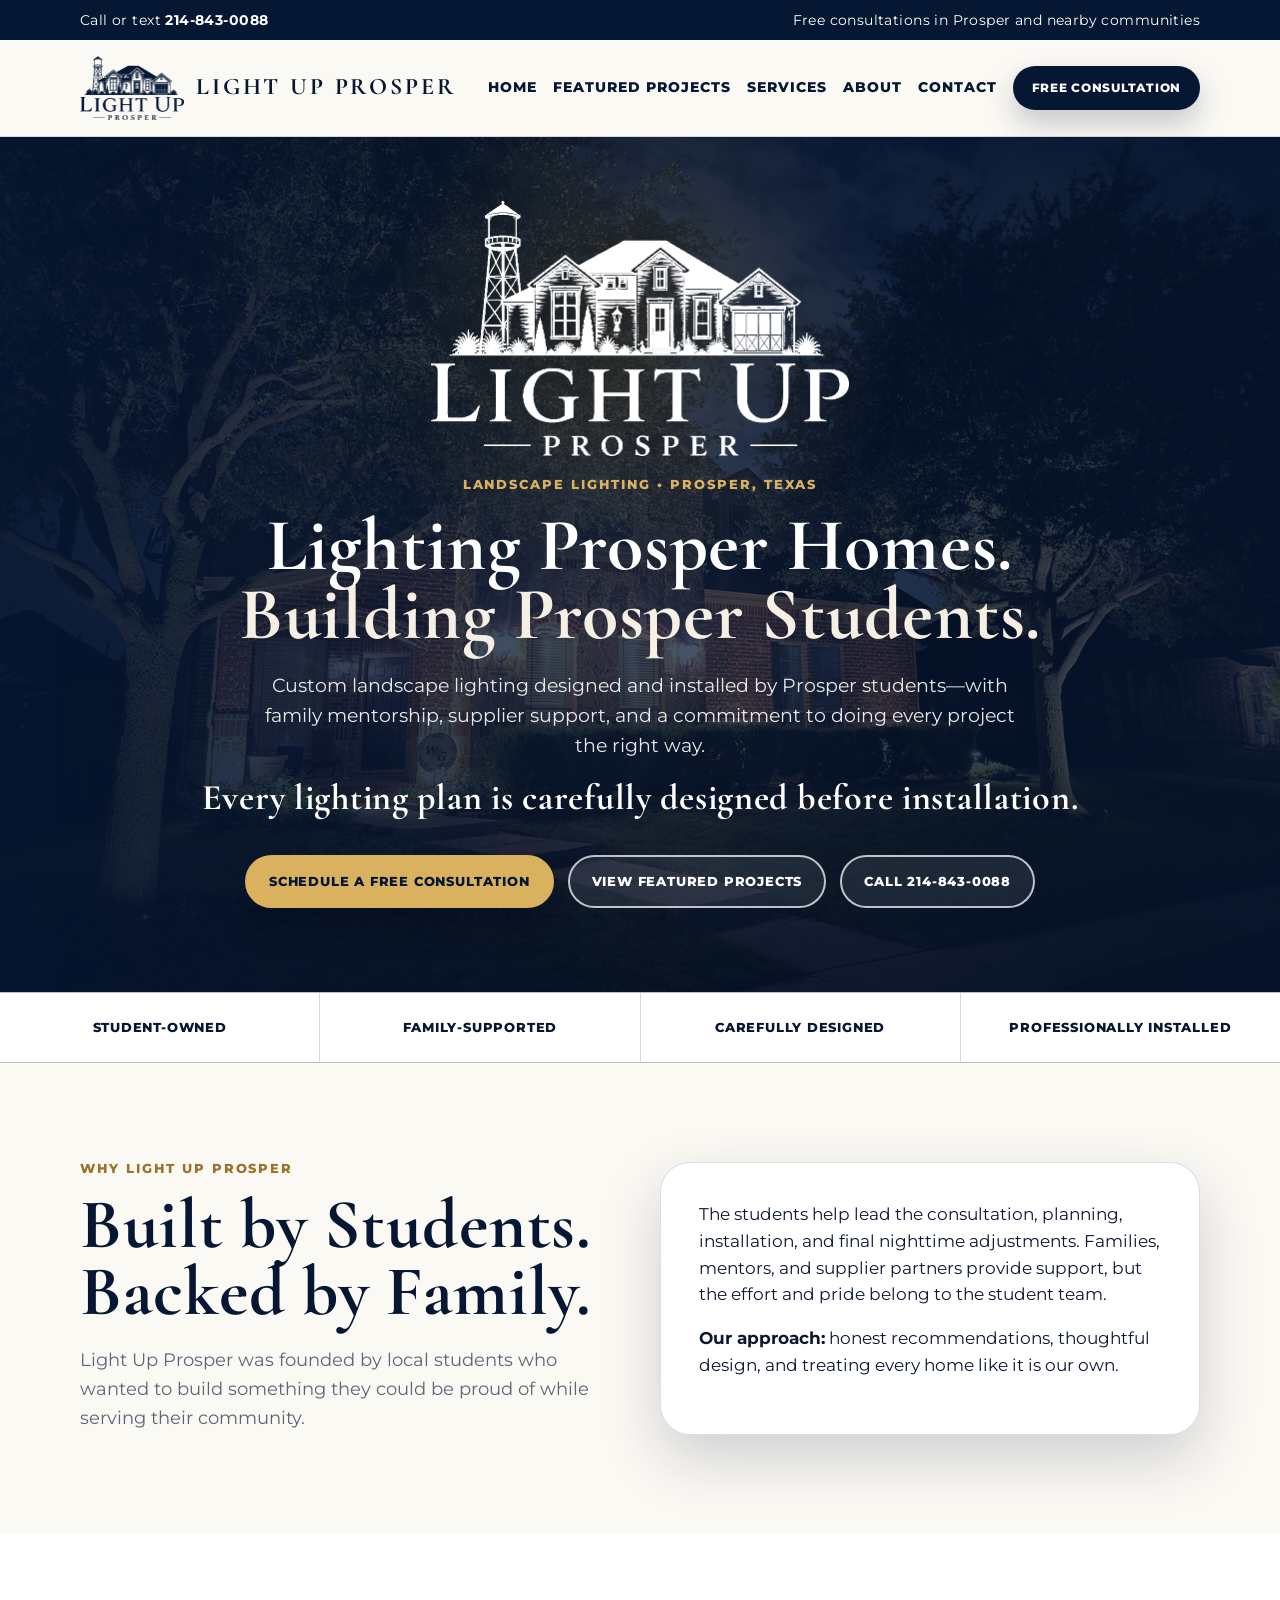
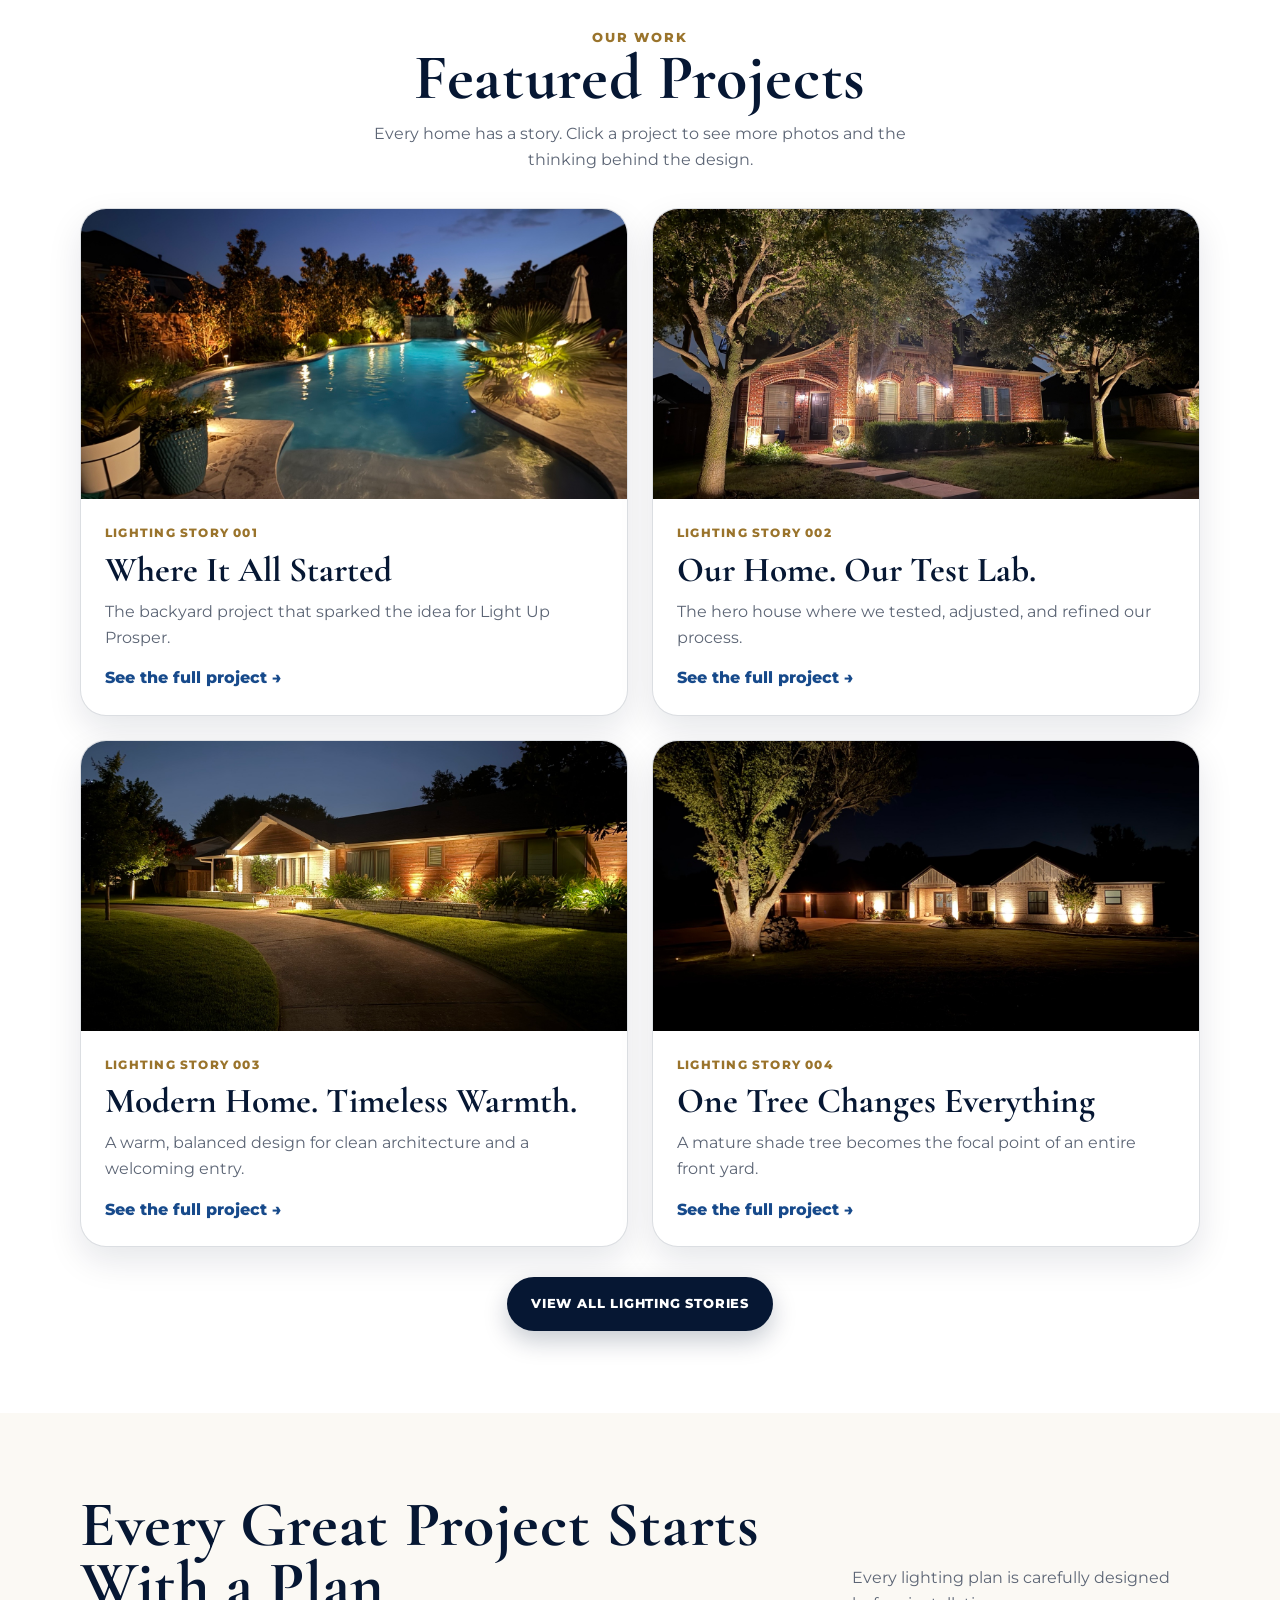
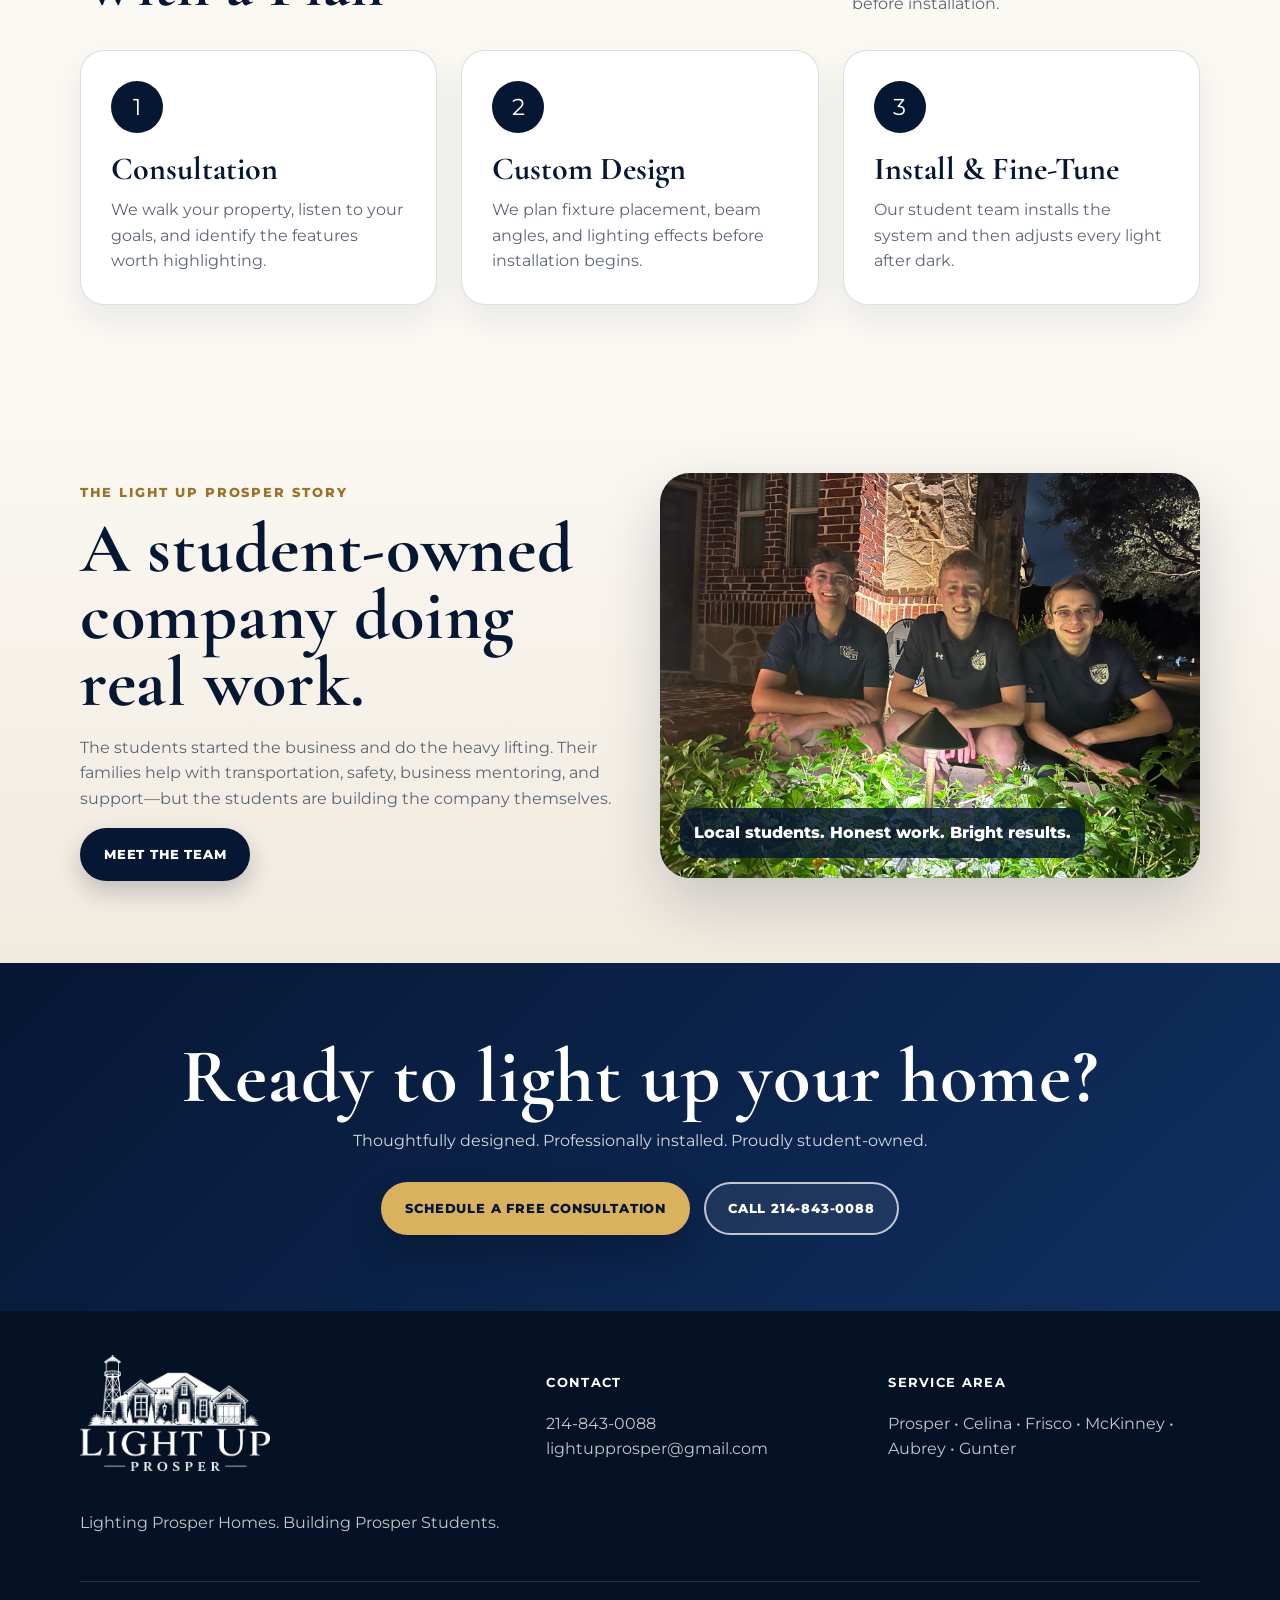
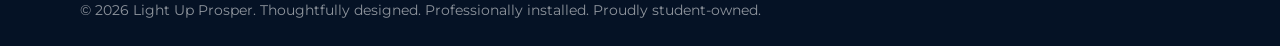
<file: index.html>
<!doctype html><html lang="en"><head><meta charset="utf-8"><meta name="viewport" content="width=device-width, initial-scale=1"><title>Light Up Prosper | Landscape Lighting in Prosper, TX</title><meta name="description" content="Student-owned landscape lighting in Prosper, Texas. Custom plans, thoughtful installation, and real project stories."><link rel="stylesheet" href="/style.css?v=1.4.7"></head><body><div class="topbar"><div class="container"><span>Call or text <a href="tel:2148430088">214-843-0088</a></span><span>Free consultations in Prosper and nearby communities</span></div></div>
<header class="site-header"><div class="container nav"><a class="brand" href="/"><img src="logo-dark.png" alt="Light Up Prosper logo"><span>Light Up Prosper</span></a><button class="nav-toggle" aria-label="Open navigation">Menu</button><nav class="links"><a href="/">Home</a><a href="gallery.html">Featured Projects</a><a href="services.html">Services</a><a href="about.html">About</a><a href="contact.html">Contact</a><a class="btn btn-primary nav-estimate" href="contact.html">Free Consultation</a></nav></div></header><main><section class="hero-art"><div class="hero-bg" role="img" aria-label="Prosper home lit with warm landscape lighting"></div><div class="hero-shade"></div><div class="container hero-art-content"><img class="hero-logo" src="logo-hero.png" alt="Light Up Prosper"><p class="eyebrow">Landscape Lighting • Prosper, Texas</p><h1>Lighting Prosper Homes.<br><span>Building Prosper Students.</span></h1><p class="hero-copy">Custom landscape lighting designed and installed by Prosper students—with family mentorship, supplier support, and a commitment to doing every project the right way.</p><p class="hero-tagline">Every lighting plan is carefully designed before installation.</p><div class="hero-actions hero-actions-centered"><a class="btn btn-gold" href="contact.html">Schedule a Free Consultation</a><a class="btn btn-ghost" href="gallery.html">View Featured Projects</a><a class="btn btn-ghost" href="tel:2148430088">Call 214-843-0088</a></div></div></section>
<section class="trust-row"><div>Student-owned</div><div>Family-supported</div><div>Carefully designed</div><div>Professionally installed</div></section>
<section class="section art-section"><div class="container split"><div><p class="eyebrow dark">Why Light Up Prosper</p><h2>Built by Students. Backed by Family.</h2><p class="lead">Light Up Prosper was founded by local students who wanted to build something they could be proud of while serving their community.</p></div><div class="art-card"><p>The students help lead the consultation, planning, installation, and final nighttime adjustments. Families, mentors, and supplier partners provide support, but the effort and pride belong to the student team.</p><p><strong>Our approach:</strong> honest recommendations, thoughtful design, and treating every home like it is our own.</p></div></div></section>
<section class="section feature-project"><div class="container"><div class="section-title centered"><p class="eyebrow dark">Our Work</p><h2>Featured Projects</h2><p>Every home has a story. Click a project to see more photos and the thinking behind the design.</p></div><div class="featured-cards"><article class="featured-card"><a class="project-card-link" href="story-001.html"><div class="watermark-wrap"><img src="project-backyard.jpg" alt="Where It All Started"></div><div class="content"><div class="label">Lighting Story 001</div><h3>Where It All Started</h3><p>The backyard project that sparked the idea for Light Up Prosper.</p><span class="text-link">See the full project →</span></div></a></article><article class="featured-card"><a class="project-card-link" href="story-002.html"><div class="watermark-wrap"><img src="project-home.jpg" alt="Our Home. Our Test Lab."></div><div class="content"><div class="label">Lighting Story 002</div><h3>Our Home. Our Test Lab.</h3><p>The hero house where we tested, adjusted, and refined our process.</p><span class="text-link">See the full project →</span></div></a></article><article class="featured-card"><a class="project-card-link" href="story-003.html"><div class="watermark-wrap"><img src="project-modern.jpg" alt="Modern Home. Timeless Warmth."></div><div class="content"><div class="label">Lighting Story 003</div><h3>Modern Home. Timeless Warmth.</h3><p>A warm, balanced design for clean architecture and a welcoming entry.</p><span class="text-link">See the full project →</span></div></a></article><article class="featured-card"><a class="project-card-link" href="story-004.html"><div class="watermark-wrap"><img src="story4-cover.jpg" alt="One Tree Changes Everything"></div><div class="content"><div class="label">Lighting Story 004</div><h3>One Tree Changes Everything</h3><p>A mature shade tree becomes the focal point of an entire front yard.</p><span class="text-link">See the full project →</span></div></a></article></div><div style="text-align:center;margin-top:30px"><a class="btn btn-primary" href="gallery.html">View All Lighting Stories</a></div></div></section>
<section class="section why-section"><div class="container"><div class="section-title"><h2>Every Great Project Starts With a Plan</h2><p>Every lighting plan is carefully designed before installation.</p></div><div class="cards"><article class="card"><div class="icon">1</div><h3>Consultation</h3><p>We walk your property, listen to your goals, and identify the features worth highlighting.</p></article><article class="card"><div class="icon">2</div><h3>Custom Design</h3><p>We plan fixture placement, beam angles, and lighting effects before installation begins.</p></article><article class="card"><div class="icon">3</div><h3>Install & Fine-Tune</h3><p>Our student team installs the system and then adjusts every light after dark.</p></article></div></div></section>
<section class="section team-section"><div class="container split"><div class="team-copy"><p class="eyebrow dark">The Light Up Prosper Story</p><h2>A student-owned company doing real work.</h2><p>The students started the business and do the heavy lifting. Their families help with transportation, safety, business mentoring, and support—but the students are building the company themselves.</p><a class="btn btn-primary" href="about.html">Meet the Team</a></div><figure class="team-photo"><img src="team.jpg" alt="Light Up Prosper student team"><figcaption>Local students. Honest work. Bright results.</figcaption></figure></div></section></main><section class="cta"><div class="container"><h2>Ready to light up your home?</h2><p>Thoughtfully designed. Professionally installed. Proudly student-owned.</p><div class="hero-actions" style="justify-content:center"><a class="btn btn-gold" href="contact.html">Schedule a Free Consultation</a><a class="btn btn-ghost" href="tel:2148430088">Call 214-843-0088</a></div></div></section>
<footer class="site-footer"><div class="container"><div class="footer-grid"><div><span class="footer-logo-card"><img src="logo-white.png" alt="Light Up Prosper"></span><p>Lighting Prosper Homes. Building Prosper Students.</p></div><div><h4>Contact</h4><p><a href="tel:2148430088">214-843-0088</a><br><a href="mailto:lightupprosper@gmail.com">lightupprosper@gmail.com</a></p></div><div><h4>Service Area</h4><p>Prosper • Celina • Frisco • McKinney • Aubrey • Gunter</p></div></div><div class="footer-bottom">© 2026 Light Up Prosper. Thoughtfully designed. Professionally installed. Proudly student-owned.</div></div></footer><div class="mobile-cta"><a href="tel:2148430088">Call</a><a href="sms:2148430088">Text</a><a href="contact.html">Consult</a></div><script src="/script.js?v=1.4.7"></script></body></html>
</file>
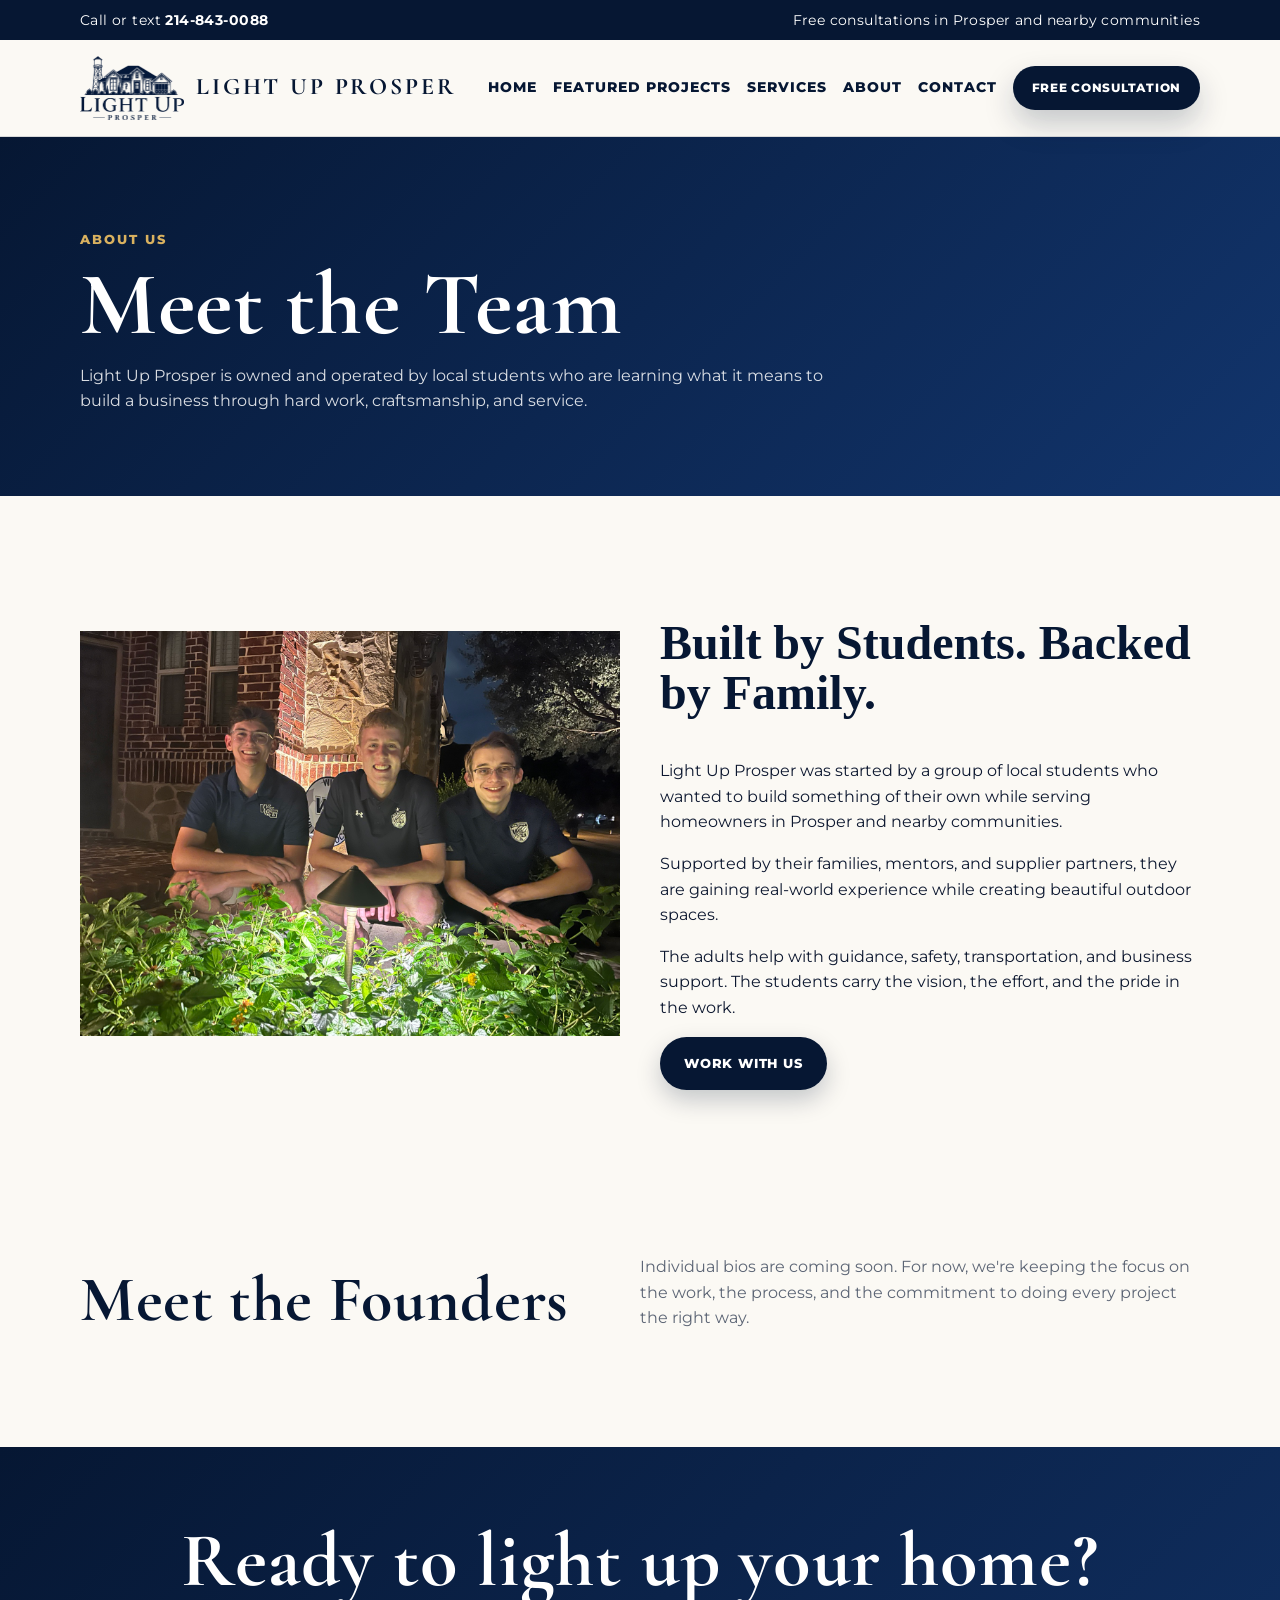
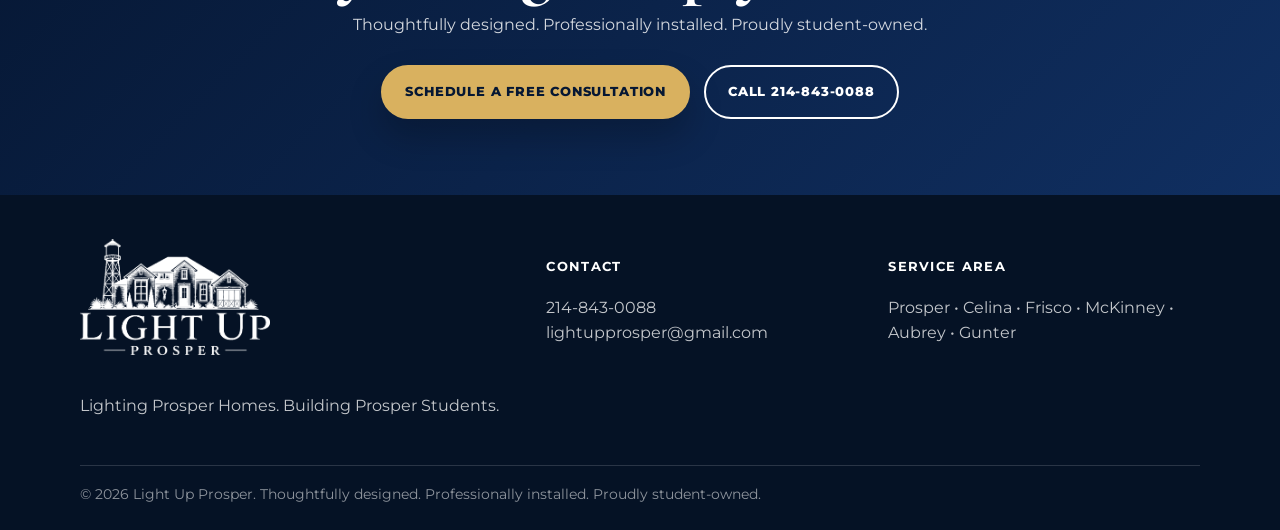
<file: about.html>
<!doctype html><html lang="en"><head><meta charset="utf-8"><meta name="viewport" content="width=device-width, initial-scale=1"><title>About | Light Up Prosper</title><meta name="description" content="Meet the student-owned team behind Light Up Prosper."><link rel="stylesheet" href="/style.css?v=1.4.7"></head><body><div class="topbar"><div class="container"><span>Call or text <a href="tel:2148430088">214-843-0088</a></span><span>Free consultations in Prosper and nearby communities</span></div></div><header class="site-header"><div class="container nav"><a class="brand" href="/"><img src="logo-dark.png" alt="Light Up Prosper logo"><span>Light Up Prosper</span></a><button class="nav-toggle" aria-label="Open navigation">Menu</button><nav class="links"><a href="/">Home</a><a href="gallery.html">Featured Projects</a><a href="services.html">Services</a><a href="about.html">About</a><a href="contact.html">Contact</a><a class="btn btn-primary nav-estimate" href="contact.html">Free Consultation</a></nav></div></header><main><section class="page-hero"><div class="container"><div class="eyebrow">About Us</div><h1>Meet the Team</h1><p>Light Up Prosper is owned and operated by local students who are learning what it means to build a business through hard work, craftsmanship, and service.</p></div></section><section class="section white"><div class="container split"><img src="team.jpg" alt="Light Up Prosper student founders"><div><h2 style="font-family:Georgia,serif;font-size:3rem;line-height:1.05;color:var(--navy)">Built by Students. Backed by Family.</h2><p>Light Up Prosper was started by a group of local students who wanted to build something of their own while serving homeowners in Prosper and nearby communities.</p><p>Supported by their families, mentors, and supplier partners, they are gaining real-world experience while creating beautiful outdoor spaces.</p><p>The adults help with guidance, safety, transportation, and business support. The students carry the vision, the effort, and the pride in the work.</p><a class="btn btn-primary" href="contact.html">Work With Us</a></div></div></section><section class="section"><div class="container"><div class="section-title"><h2>Meet the Founders</h2><p>Individual bios are coming soon. For now, we're keeping the focus on the work, the process, and the commitment to doing every project the right way.</p></div></div></section></main><section class="cta"><div class="container"><h2>Ready to light up your home?</h2><p>Thoughtfully designed. Professionally installed. Proudly student-owned.</p><div class="hero-actions" style="justify-content:center"><a class="btn btn-gold" href="contact.html">Schedule a Free Consultation</a><a class="btn btn-outline" style="border-color:white;color:white" href="tel:2148430088">Call 214-843-0088</a></div></div></section><footer class="site-footer"><div class="container"><div class="footer-grid"><div><span class="footer-logo-card"><img src="logo-white.png" alt="Light Up Prosper"></span><p>Lighting Prosper Homes. Building Prosper Students.</p></div><div><h4>Contact</h4><p><a href="tel:2148430088">214-843-0088</a><br><a href="mailto:lightupprosper@gmail.com">lightupprosper@gmail.com</a></p></div><div><h4>Service Area</h4><p>Prosper • Celina • Frisco • McKinney • Aubrey • Gunter</p></div></div><div class="footer-bottom">© 2026 Light Up Prosper. Thoughtfully designed. Professionally installed. Proudly student-owned.</div></div></footer><div class="mobile-cta"><a href="tel:2148430088">Call</a><a href="sms:2148430088">Text</a><a href="contact.html">Consult</a></div><script src="/script.js?v=1.4.7"></script></body></html>
</file>
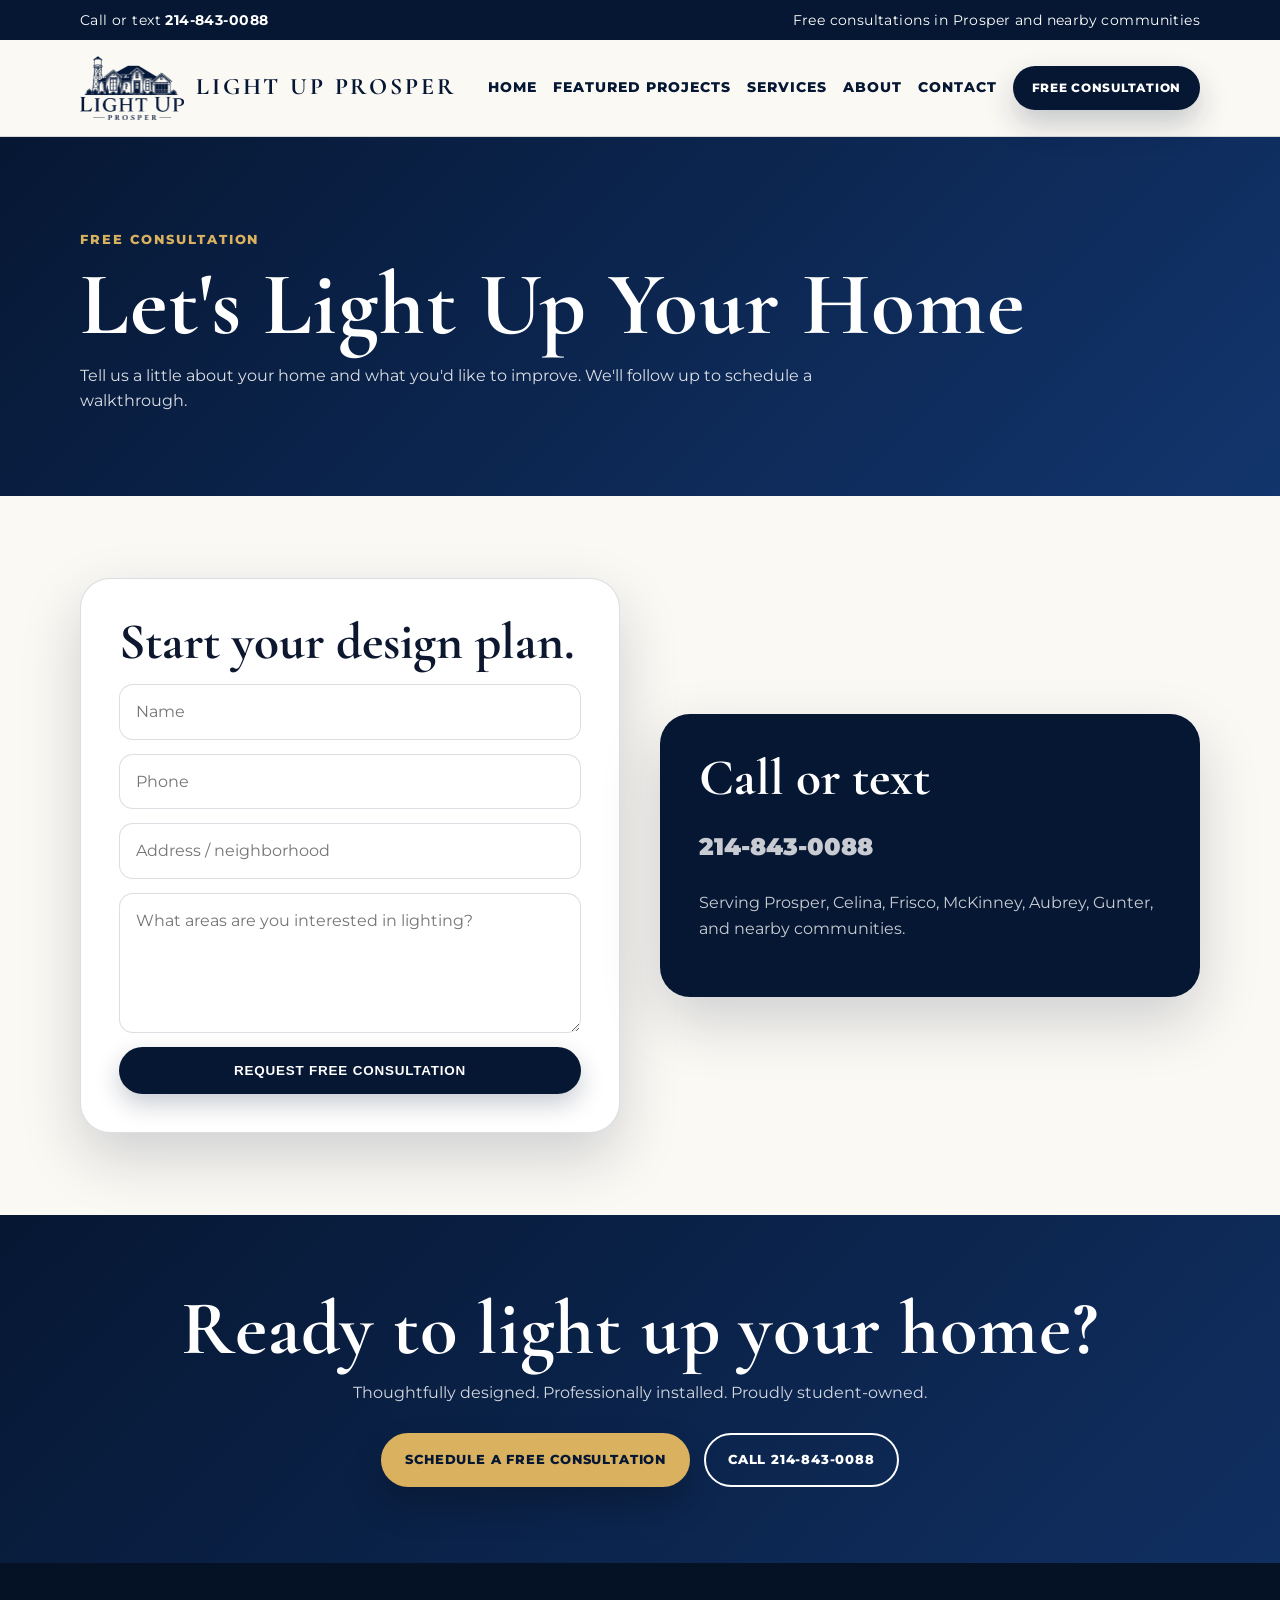
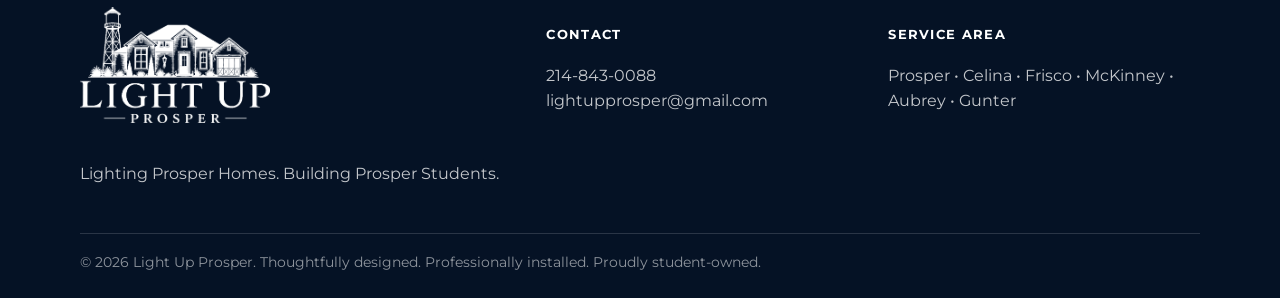
<file: contact.html>
<!doctype html><html lang="en"><head><meta charset="utf-8"><meta name="viewport" content="width=device-width, initial-scale=1"><title>Contact | Light Up Prosper</title><meta name="description" content="Schedule a free landscape lighting consultation with Light Up Prosper."><link rel="stylesheet" href="/style.css?v=1.4.7"></head><body><div class="topbar"><div class="container"><span>Call or text <a href="tel:2148430088">214-843-0088</a></span><span>Free consultations in Prosper and nearby communities</span></div></div><header class="site-header"><div class="container nav"><a class="brand" href="/"><img src="logo-dark.png" alt="Light Up Prosper logo"><span>Light Up Prosper</span></a><button class="nav-toggle" aria-label="Open navigation">Menu</button><nav class="links"><a href="/">Home</a><a href="gallery.html">Featured Projects</a><a href="services.html">Services</a><a href="about.html">About</a><a href="contact.html">Contact</a><a class="btn btn-primary nav-estimate" href="contact.html">Free Consultation</a></nav></div></header><main><section class="page-hero"><div class="container"><div class="eyebrow">Free Consultation</div><h1>Let's Light Up Your Home</h1><p>Tell us a little about your home and what you'd like to improve. We'll follow up to schedule a walkthrough.</p></div></section><section class="section"><div class="container split"><div class="panel"><h2>Start your design plan.</h2><form class="form" action="mailto:lightupprosper@gmail.com" method="post" enctype="text/plain"><input name="name" placeholder="Name"><input name="phone" placeholder="Phone"><input name="address" placeholder="Address / neighborhood"><textarea name="message" placeholder="What areas are you interested in lighting?"></textarea><button class="btn btn-primary" type="submit">Request Free Consultation</button></form></div><div class="panel dark"><h2>Call or text</h2><p style="font-size:1.5rem;font-weight:900"><a href="tel:2148430088">214-843-0088</a></p><p>Serving Prosper, Celina, Frisco, McKinney, Aubrey, Gunter, and nearby communities.</p></div></div></section></main><section class="cta"><div class="container"><h2>Ready to light up your home?</h2><p>Thoughtfully designed. Professionally installed. Proudly student-owned.</p><div class="hero-actions" style="justify-content:center"><a class="btn btn-gold" href="contact.html">Schedule a Free Consultation</a><a class="btn btn-outline" style="border-color:white;color:white" href="tel:2148430088">Call 214-843-0088</a></div></div></section><footer class="site-footer"><div class="container"><div class="footer-grid"><div><span class="footer-logo-card"><img src="logo-white.png" alt="Light Up Prosper"></span><p>Lighting Prosper Homes. Building Prosper Students.</p></div><div><h4>Contact</h4><p><a href="tel:2148430088">214-843-0088</a><br><a href="mailto:lightupprosper@gmail.com">lightupprosper@gmail.com</a></p></div><div><h4>Service Area</h4><p>Prosper • Celina • Frisco • McKinney • Aubrey • Gunter</p></div></div><div class="footer-bottom">© 2026 Light Up Prosper. Thoughtfully designed. Professionally installed. Proudly student-owned.</div></div></footer><div class="mobile-cta"><a href="tel:2148430088">Call</a><a href="sms:2148430088">Text</a><a href="contact.html">Consult</a></div><script src="/script.js?v=1.4.7"></script></body></html>
</file>
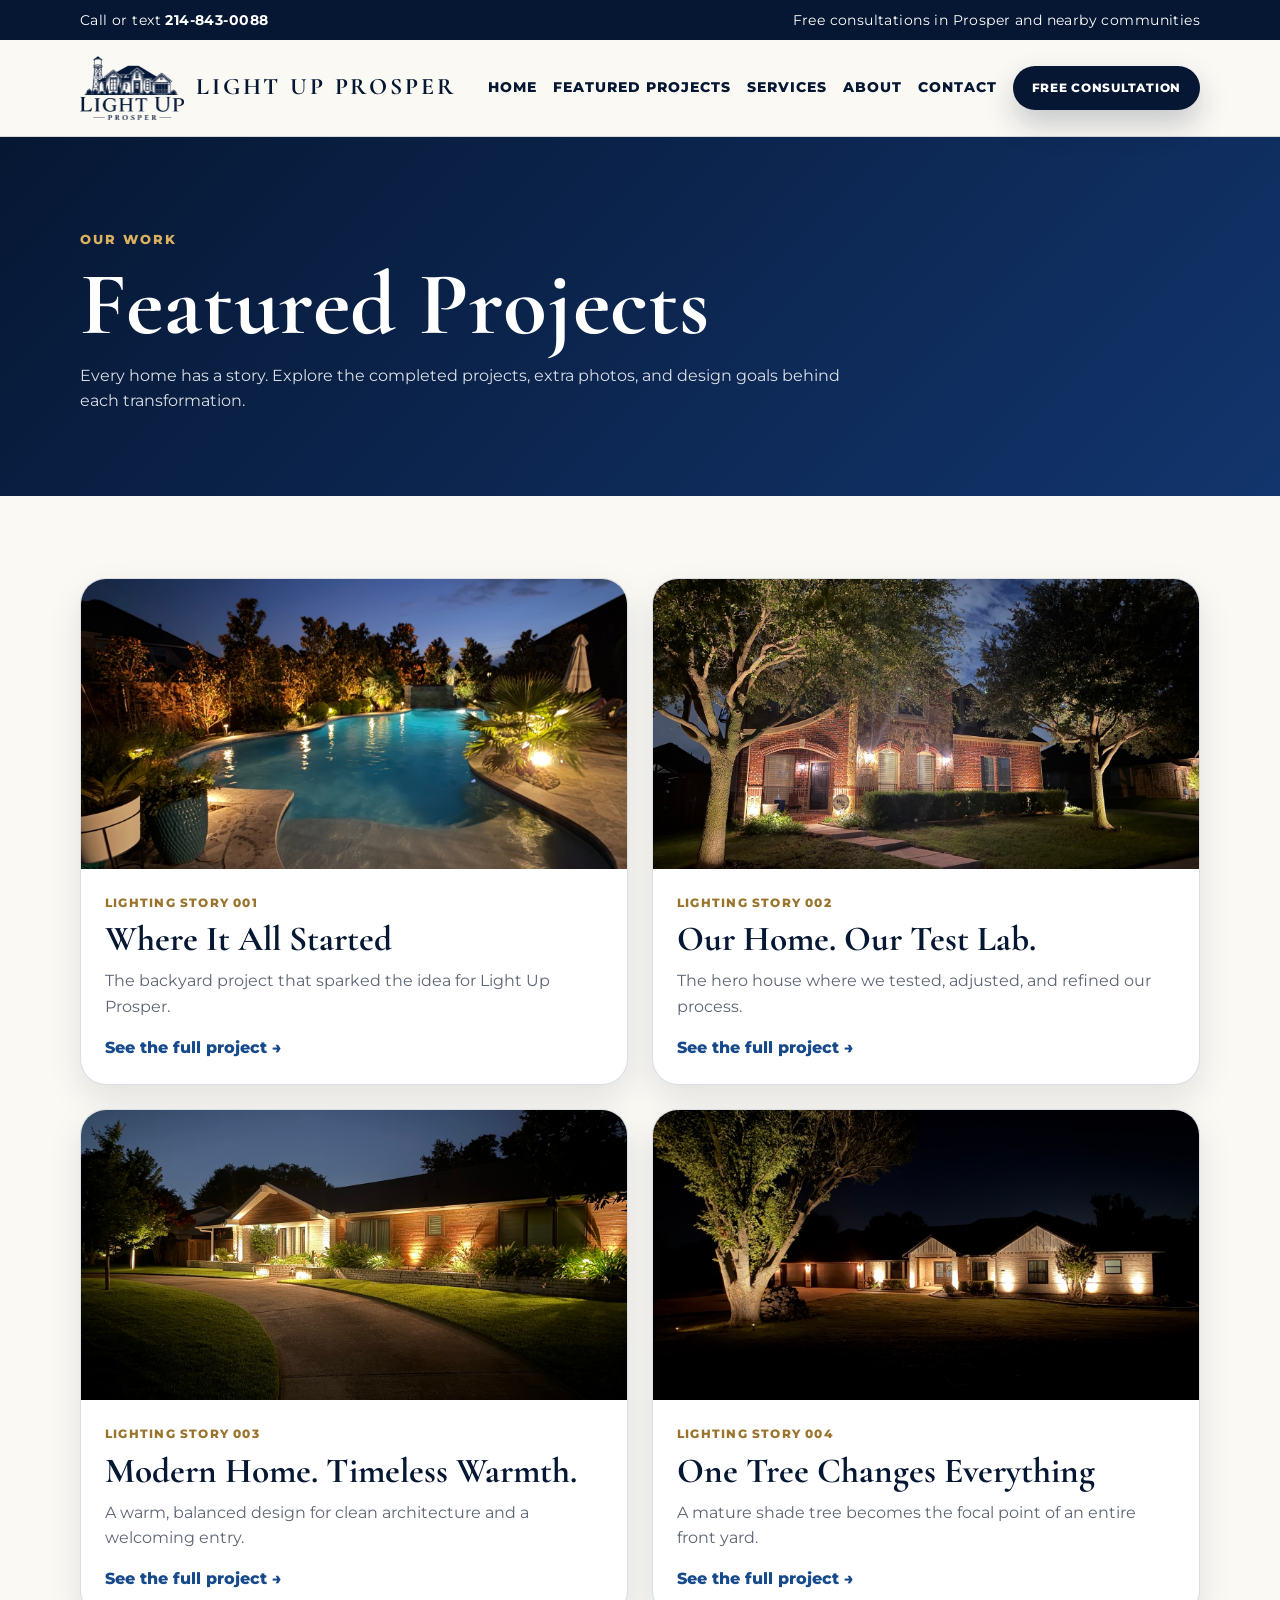
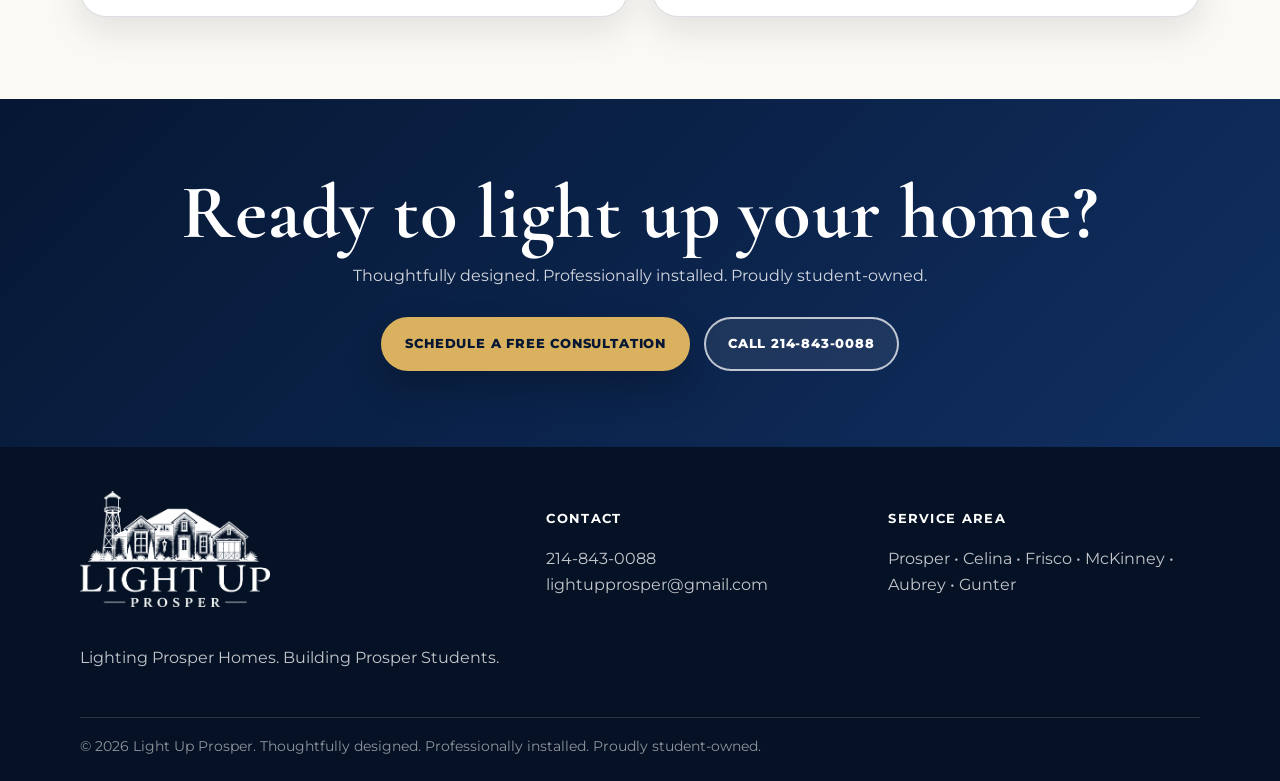
<file: gallery.html>
<!doctype html><html lang="en"><head><meta charset="utf-8"><meta name="viewport" content="width=device-width, initial-scale=1"><title>Featured Projects | Light Up Prosper</title><meta name="description" content="Explore completed landscape lighting projects by Light Up Prosper."><link rel="stylesheet" href="/style.css?v=1.4.7"></head><body><div class="topbar"><div class="container"><span>Call or text <a href="tel:2148430088">214-843-0088</a></span><span>Free consultations in Prosper and nearby communities</span></div></div>
<header class="site-header"><div class="container nav"><a class="brand" href="/"><img src="logo-dark.png" alt="Light Up Prosper logo"><span>Light Up Prosper</span></a><button class="nav-toggle" aria-label="Open navigation">Menu</button><nav class="links"><a href="/">Home</a><a href="gallery.html">Featured Projects</a><a href="services.html">Services</a><a href="about.html">About</a><a href="contact.html">Contact</a><a class="btn btn-primary nav-estimate" href="contact.html">Free Consultation</a></nav></div></header><main><section class="page-hero"><div class="container"><div class="eyebrow">Our Work</div><h1>Featured Projects</h1><p>Every home has a story. Explore the completed projects, extra photos, and design goals behind each transformation.</p></div></section><section class="section"><div class="container"><div class="featured-cards"><article class="featured-card"><a class="project-card-link" href="story-001.html"><div class="watermark-wrap"><img src="project-backyard.jpg" alt="Where It All Started"></div><div class="content"><div class="label">Lighting Story 001</div><h3>Where It All Started</h3><p>The backyard project that sparked the idea for Light Up Prosper.</p><span class="text-link">See the full project →</span></div></a></article><article class="featured-card"><a class="project-card-link" href="story-002.html"><div class="watermark-wrap"><img src="project-home.jpg" alt="Our Home. Our Test Lab."></div><div class="content"><div class="label">Lighting Story 002</div><h3>Our Home. Our Test Lab.</h3><p>The hero house where we tested, adjusted, and refined our process.</p><span class="text-link">See the full project →</span></div></a></article><article class="featured-card"><a class="project-card-link" href="story-003.html"><div class="watermark-wrap"><img src="project-modern.jpg" alt="Modern Home. Timeless Warmth."></div><div class="content"><div class="label">Lighting Story 003</div><h3>Modern Home. Timeless Warmth.</h3><p>A warm, balanced design for clean architecture and a welcoming entry.</p><span class="text-link">See the full project →</span></div></a></article><article class="featured-card"><a class="project-card-link" href="story-004.html"><div class="watermark-wrap"><img src="story4-cover.jpg" alt="One Tree Changes Everything"></div><div class="content"><div class="label">Lighting Story 004</div><h3>One Tree Changes Everything</h3><p>A mature shade tree becomes the focal point of an entire front yard.</p><span class="text-link">See the full project →</span></div></a></article></div></div></section></main><section class="cta"><div class="container"><h2>Ready to light up your home?</h2><p>Thoughtfully designed. Professionally installed. Proudly student-owned.</p><div class="hero-actions" style="justify-content:center"><a class="btn btn-gold" href="contact.html">Schedule a Free Consultation</a><a class="btn btn-ghost" href="tel:2148430088">Call 214-843-0088</a></div></div></section>
<footer class="site-footer"><div class="container"><div class="footer-grid"><div><span class="footer-logo-card"><img src="logo-white.png" alt="Light Up Prosper"></span><p>Lighting Prosper Homes. Building Prosper Students.</p></div><div><h4>Contact</h4><p><a href="tel:2148430088">214-843-0088</a><br><a href="mailto:lightupprosper@gmail.com">lightupprosper@gmail.com</a></p></div><div><h4>Service Area</h4><p>Prosper • Celina • Frisco • McKinney • Aubrey • Gunter</p></div></div><div class="footer-bottom">© 2026 Light Up Prosper. Thoughtfully designed. Professionally installed. Proudly student-owned.</div></div></footer><div class="mobile-cta"><a href="tel:2148430088">Call</a><a href="sms:2148430088">Text</a><a href="contact.html">Consult</a></div><script src="/script.js?v=1.4.7"></script></body></html>
</file>
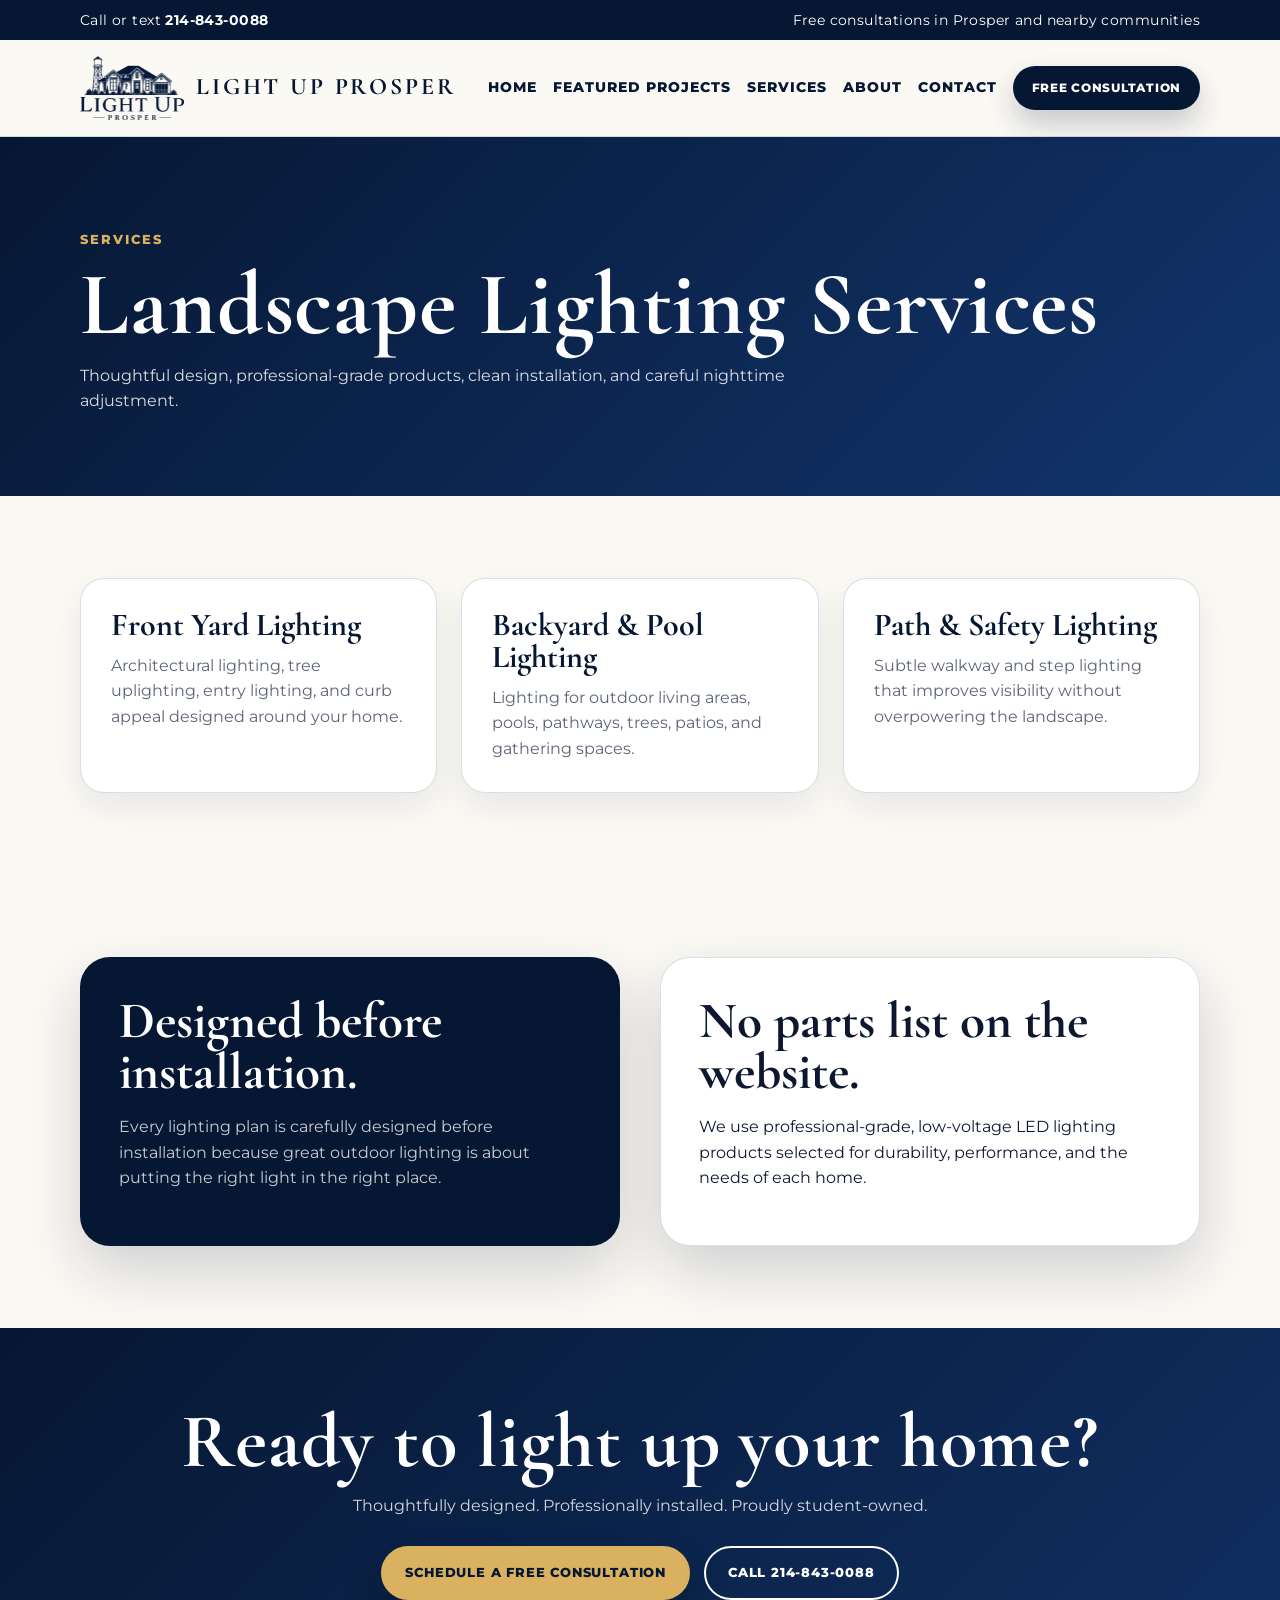
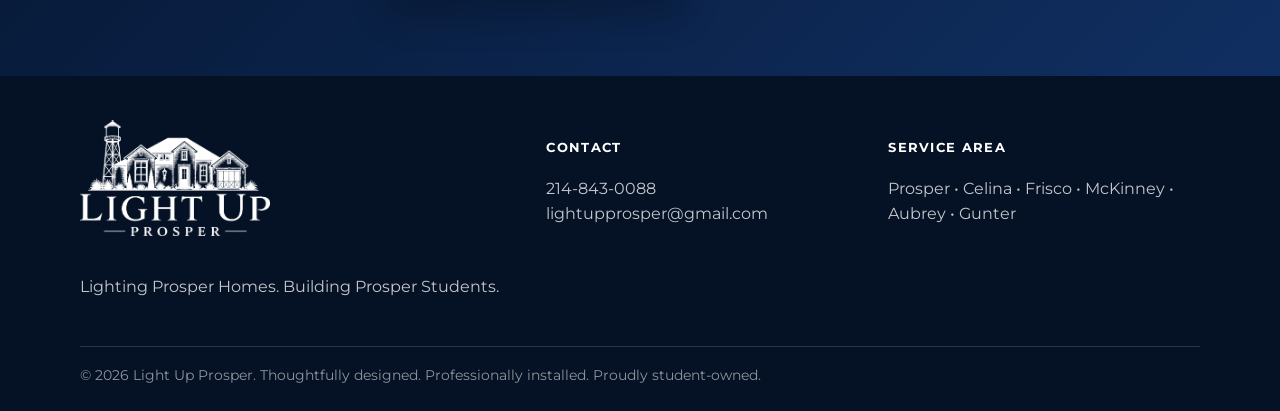
<file: services.html>
<!doctype html><html lang="en"><head><meta charset="utf-8"><meta name="viewport" content="width=device-width, initial-scale=1"><title>Services | Light Up Prosper</title><meta name="description" content="Landscape lighting design and installation services in Prosper, Texas."><link rel="stylesheet" href="/style.css?v=1.4.7"></head><body><div class="topbar"><div class="container"><span>Call or text <a href="tel:2148430088">214-843-0088</a></span><span>Free consultations in Prosper and nearby communities</span></div></div><header class="site-header"><div class="container nav"><a class="brand" href="/"><img src="logo-dark.png" alt="Light Up Prosper logo"><span>Light Up Prosper</span></a><button class="nav-toggle" aria-label="Open navigation">Menu</button><nav class="links"><a href="/">Home</a><a href="gallery.html">Featured Projects</a><a href="services.html">Services</a><a href="about.html">About</a><a href="contact.html">Contact</a><a class="btn btn-primary nav-estimate" href="contact.html">Free Consultation</a></nav></div></header><main><section class="page-hero"><div class="container"><div class="eyebrow">Services</div><h1>Landscape Lighting Services</h1><p>Thoughtful design, professional-grade products, clean installation, and careful nighttime adjustment.</p></div></section><section class="section"><div class="container"><div class="cards"><article class="card"><h3>Front Yard Lighting</h3><p>Architectural lighting, tree uplighting, entry lighting, and curb appeal designed around your home.</p></article><article class="card"><h3>Backyard & Pool Lighting</h3><p>Lighting for outdoor living areas, pools, pathways, trees, patios, and gathering spaces.</p></article><article class="card"><h3>Path & Safety Lighting</h3><p>Subtle walkway and step lighting that improves visibility without overpowering the landscape.</p></article></div></div></section><section class="section white"><div class="container split"><div class="panel dark"><h2>Designed before installation.</h2><p>Every lighting plan is carefully designed before installation because great outdoor lighting is about putting the right light in the right place.</p></div><div class="panel"><h2>No parts list on the website.</h2><p>We use professional-grade, low-voltage LED lighting products selected for durability, performance, and the needs of each home.</p></div></div></section></main><section class="cta"><div class="container"><h2>Ready to light up your home?</h2><p>Thoughtfully designed. Professionally installed. Proudly student-owned.</p><div class="hero-actions" style="justify-content:center"><a class="btn btn-gold" href="contact.html">Schedule a Free Consultation</a><a class="btn btn-outline" style="border-color:white;color:white" href="tel:2148430088">Call 214-843-0088</a></div></div></section><footer class="site-footer"><div class="container"><div class="footer-grid"><div><span class="footer-logo-card"><img src="logo-white.png" alt="Light Up Prosper"></span><p>Lighting Prosper Homes. Building Prosper Students.</p></div><div><h4>Contact</h4><p><a href="tel:2148430088">214-843-0088</a><br><a href="mailto:lightupprosper@gmail.com">lightupprosper@gmail.com</a></p></div><div><h4>Service Area</h4><p>Prosper • Celina • Frisco • McKinney • Aubrey • Gunter</p></div></div><div class="footer-bottom">© 2026 Light Up Prosper. Thoughtfully designed. Professionally installed. Proudly student-owned.</div></div></footer><div class="mobile-cta"><a href="tel:2148430088">Call</a><a href="sms:2148430088">Text</a><a href="contact.html">Consult</a></div><script src="/script.js?v=1.4.7"></script></body></html>
</file>
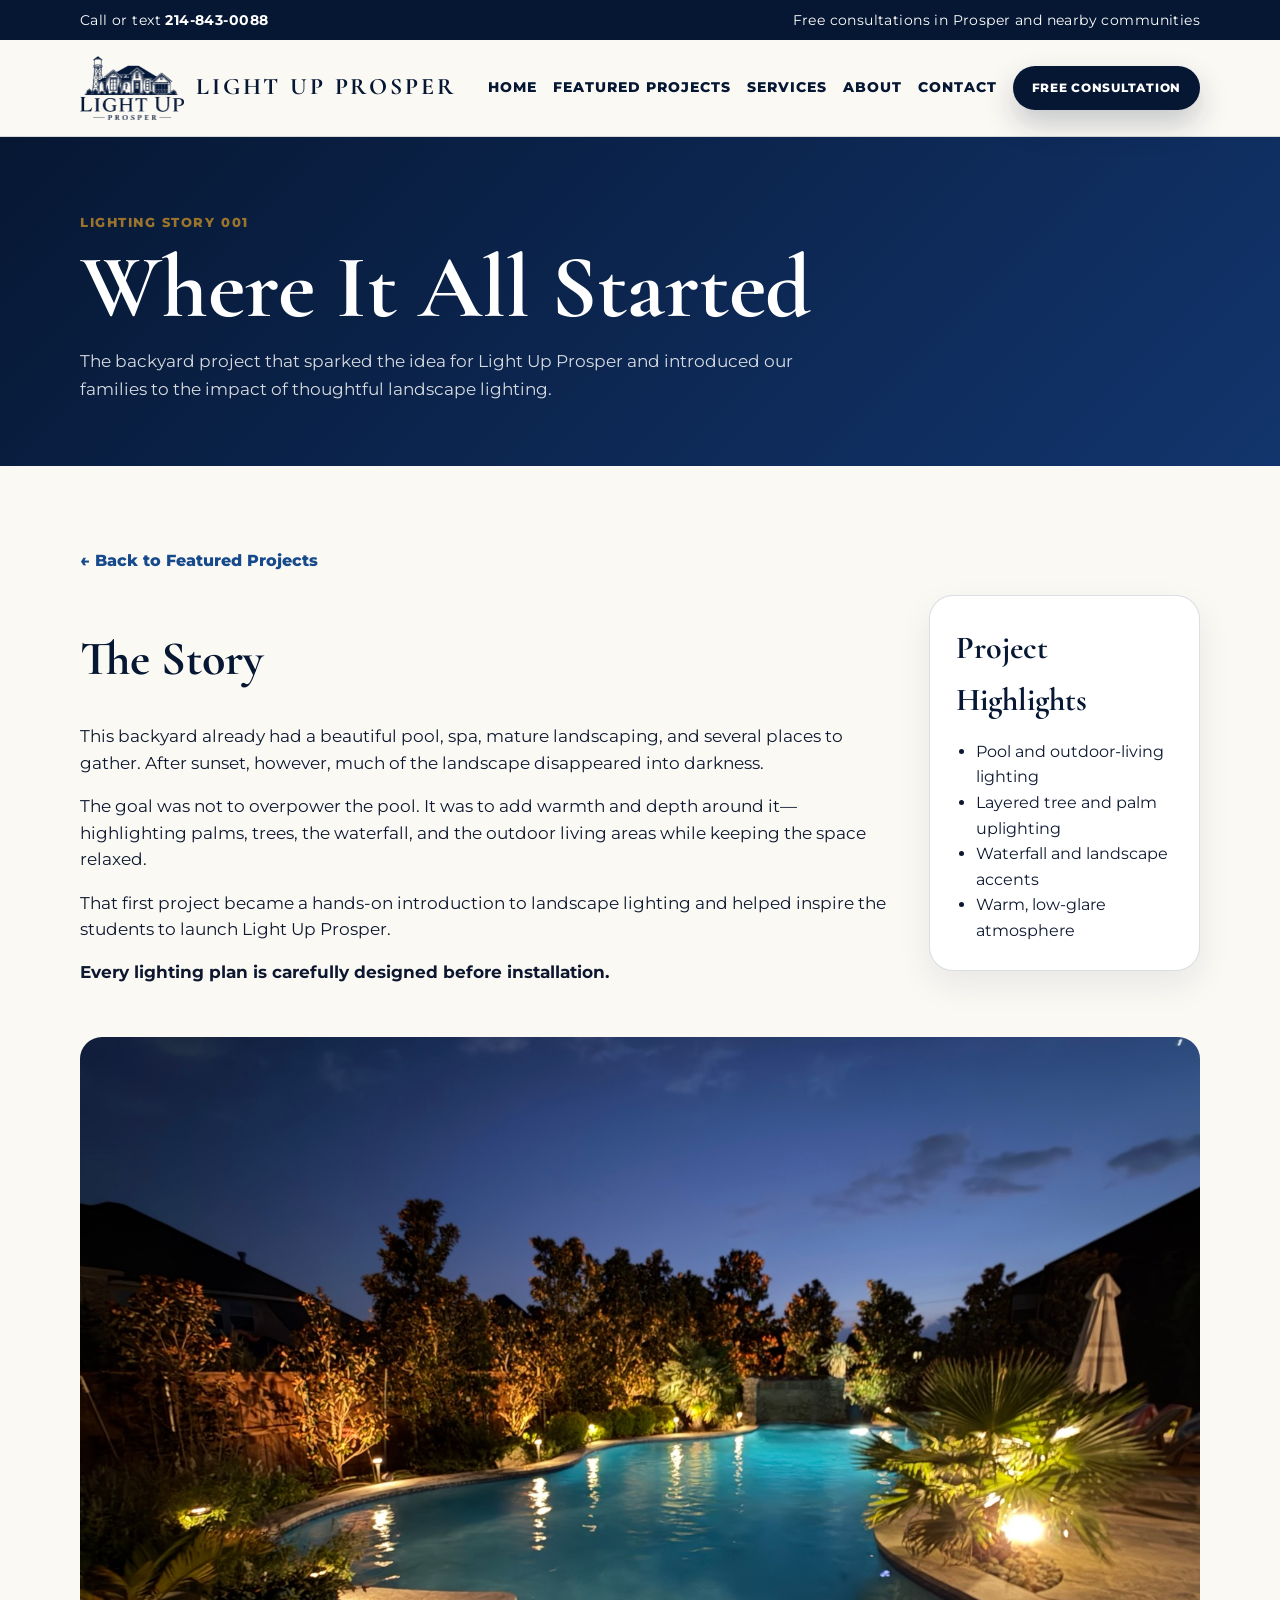
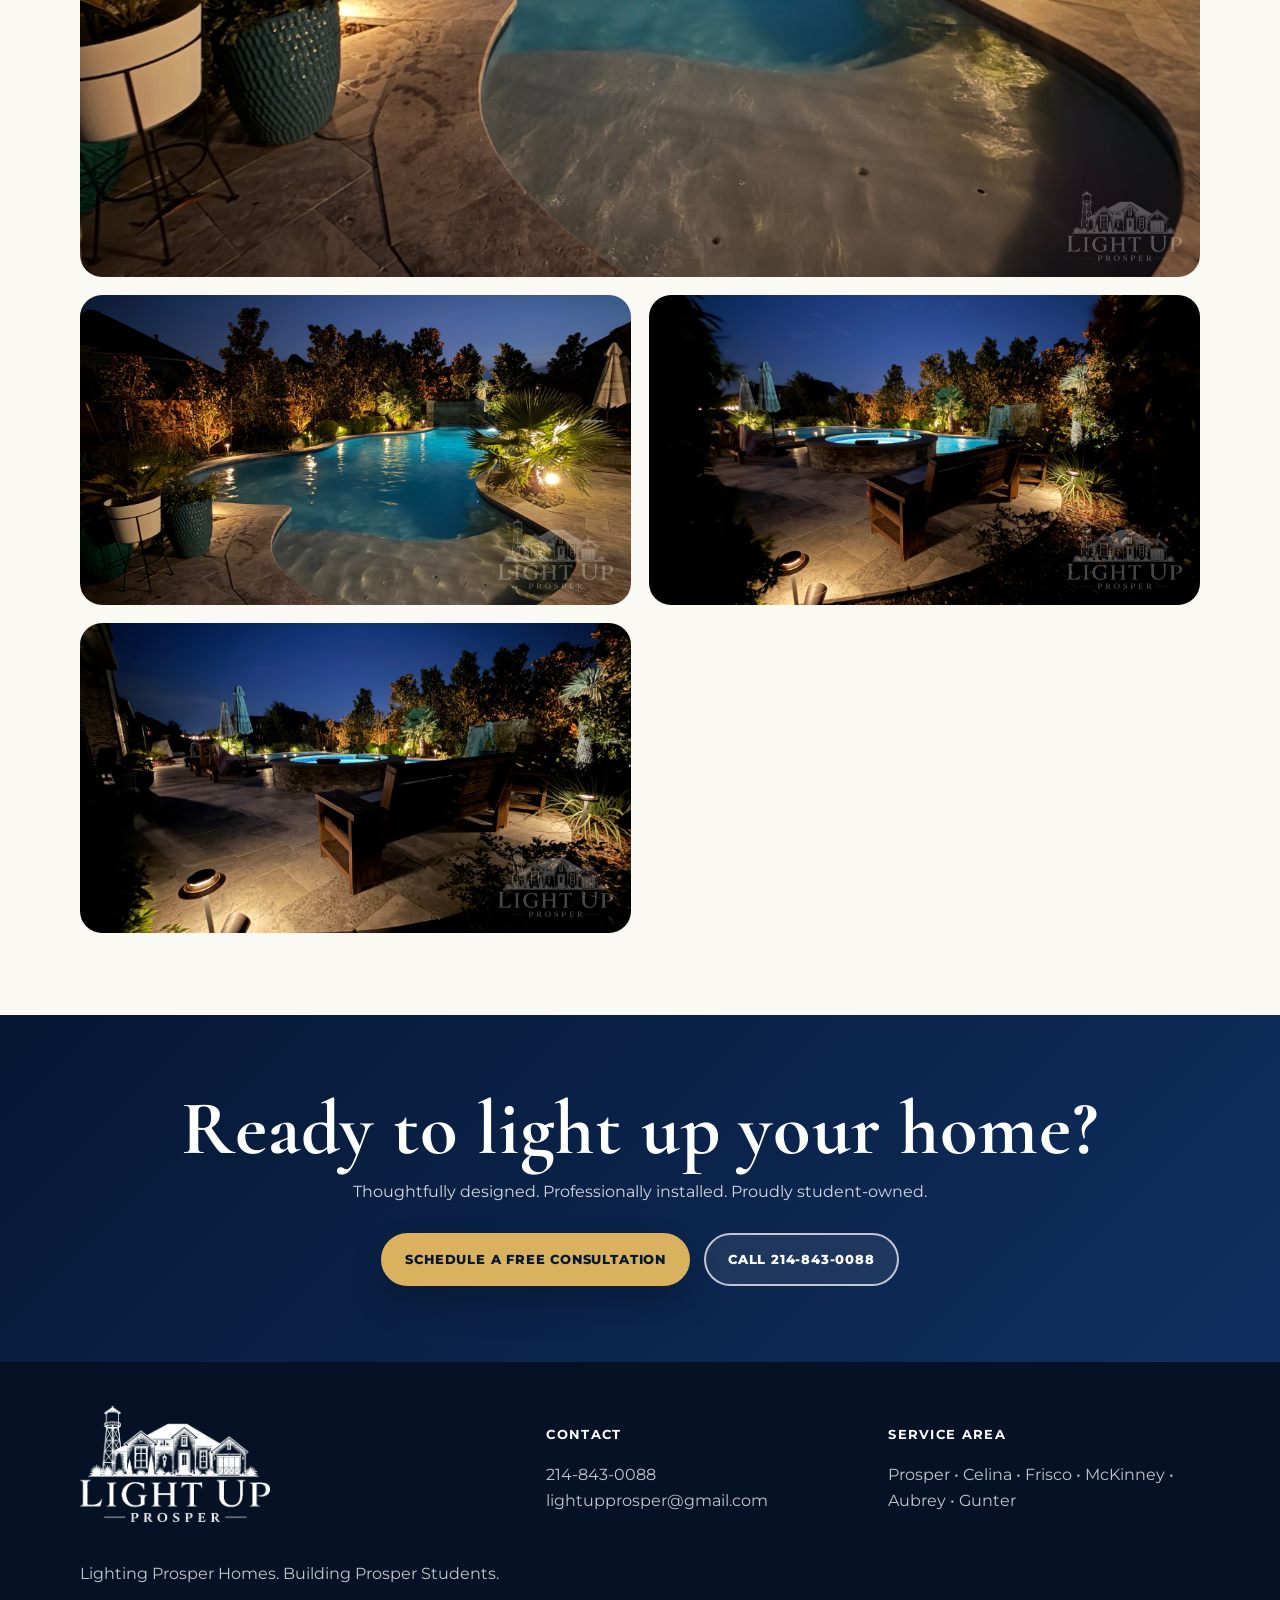
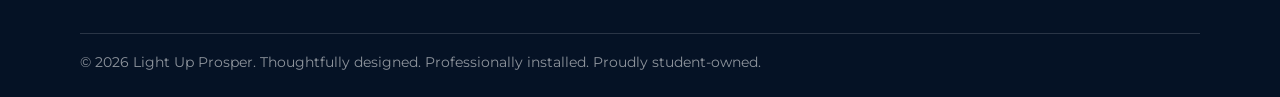
<file: story-001.html>
<!doctype html><html lang="en"><head><meta charset="utf-8"><meta name="viewport" content="width=device-width, initial-scale=1"><title>Where It All Started | Light Up Prosper</title><meta name="description" content="The backyard project that sparked the idea for Light Up Prosper and introduced our families to the impact of thoughtful landscape lighting."><link rel="stylesheet" href="/style.css?v=1.4.7"></head><body><div class="topbar"><div class="container"><span>Call or text <a href="tel:2148430088">214-843-0088</a></span><span>Free consultations in Prosper and nearby communities</span></div></div>
<header class="site-header"><div class="container nav"><a class="brand" href="/"><img src="logo-dark.png" alt="Light Up Prosper logo"><span>Light Up Prosper</span></a><button class="nav-toggle" aria-label="Open navigation">Menu</button><nav class="links"><a href="/">Home</a><a href="gallery.html">Featured Projects</a><a href="services.html">Services</a><a href="about.html">About</a><a href="contact.html">Contact</a><a class="btn btn-primary nav-estimate" href="contact.html">Free Consultation</a></nav></div></header><main><section class="story-hero"><div class="container"><div class="project-kicker">Lighting Story 001</div><h1>Where It All Started</h1><p>The backyard project that sparked the idea for Light Up Prosper and introduced our families to the impact of thoughtful landscape lighting.</p></div></section><section class="section"><div class="container"><a class="back-link" href="gallery.html">← Back to Featured Projects</a><div class="story-layout"><article class="story-copy"><h2>The Story</h2><p>This backyard already had a beautiful pool, spa, mature landscaping, and several places to gather. After sunset, however, much of the landscape disappeared into darkness.</p><p>The goal was not to overpower the pool. It was to add warmth and depth around it—highlighting palms, trees, the waterfall, and the outdoor living areas while keeping the space relaxed.</p><p>That first project became a hands-on introduction to landscape lighting and helped inspire the students to launch Light Up Prosper.</p><p><strong>Every lighting plan is carefully designed before installation.</strong></p></article><aside class="story-aside"><h3>Project Highlights</h3><ul><li>Pool and outdoor-living lighting</li><li>Layered tree and palm uplighting</li><li>Waterfall and landscape accents</li><li>Warm, low-glare atmosphere</li></ul></aside></div><div class="story-gallery"><figure class="watermarked"><img src="story1-pool-main.jpg" alt="Where It All Started project photo"></figure><figure class="watermarked"><img src="story1-pool-wide.jpg" alt="Where It All Started project photo"></figure><figure class="watermarked"><img src="story1-pool-spa.jpg" alt="Where It All Started project photo"></figure><figure class="watermarked"><img src="story1-pool-patio.jpg" alt="Where It All Started project photo"></figure></div></div></section></main><section class="cta"><div class="container"><h2>Ready to light up your home?</h2><p>Thoughtfully designed. Professionally installed. Proudly student-owned.</p><div class="hero-actions" style="justify-content:center"><a class="btn btn-gold" href="contact.html">Schedule a Free Consultation</a><a class="btn btn-ghost" href="tel:2148430088">Call 214-843-0088</a></div></div></section>
<footer class="site-footer"><div class="container"><div class="footer-grid"><div><span class="footer-logo-card"><img src="logo-white.png" alt="Light Up Prosper"></span><p>Lighting Prosper Homes. Building Prosper Students.</p></div><div><h4>Contact</h4><p><a href="tel:2148430088">214-843-0088</a><br><a href="mailto:lightupprosper@gmail.com">lightupprosper@gmail.com</a></p></div><div><h4>Service Area</h4><p>Prosper • Celina • Frisco • McKinney • Aubrey • Gunter</p></div></div><div class="footer-bottom">© 2026 Light Up Prosper. Thoughtfully designed. Professionally installed. Proudly student-owned.</div></div></footer><div class="mobile-cta"><a href="tel:2148430088">Call</a><a href="sms:2148430088">Text</a><a href="contact.html">Consult</a></div><script src="/script.js?v=1.4.7"></script></body></html>
</file>
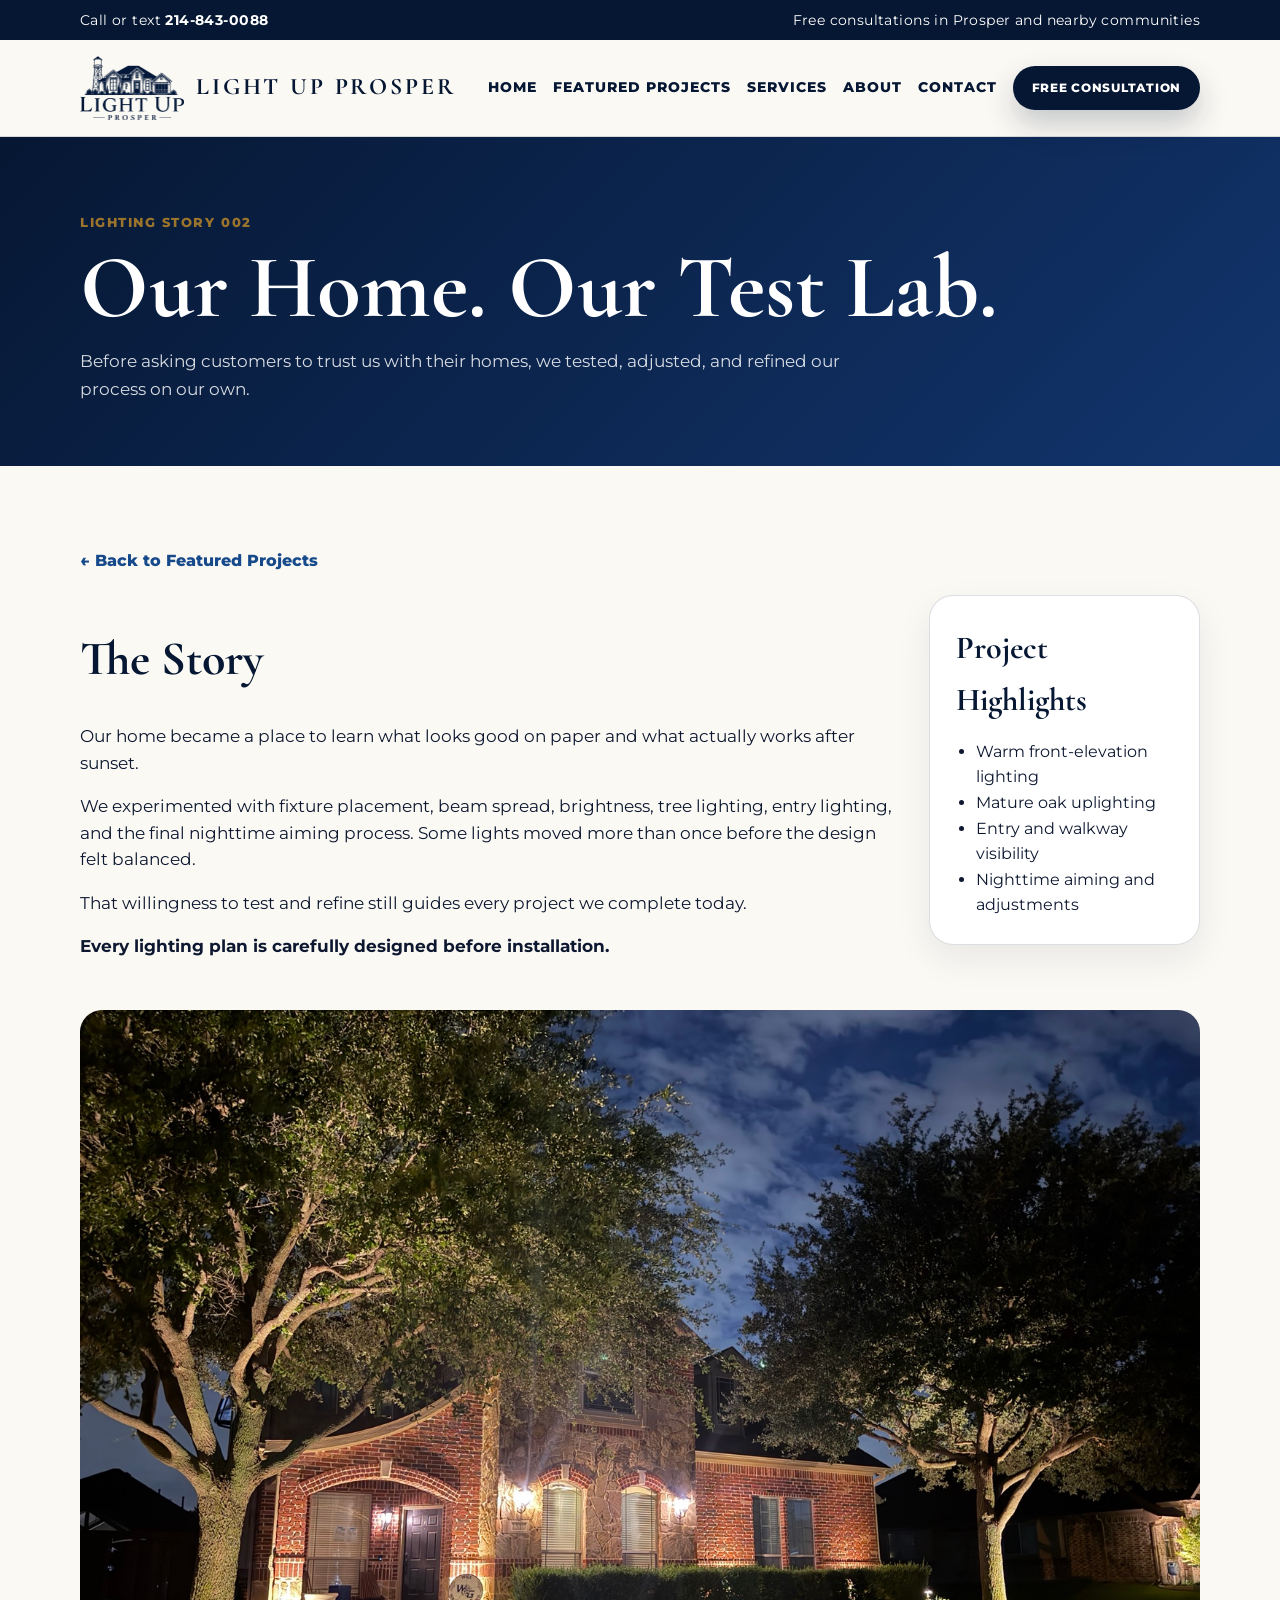
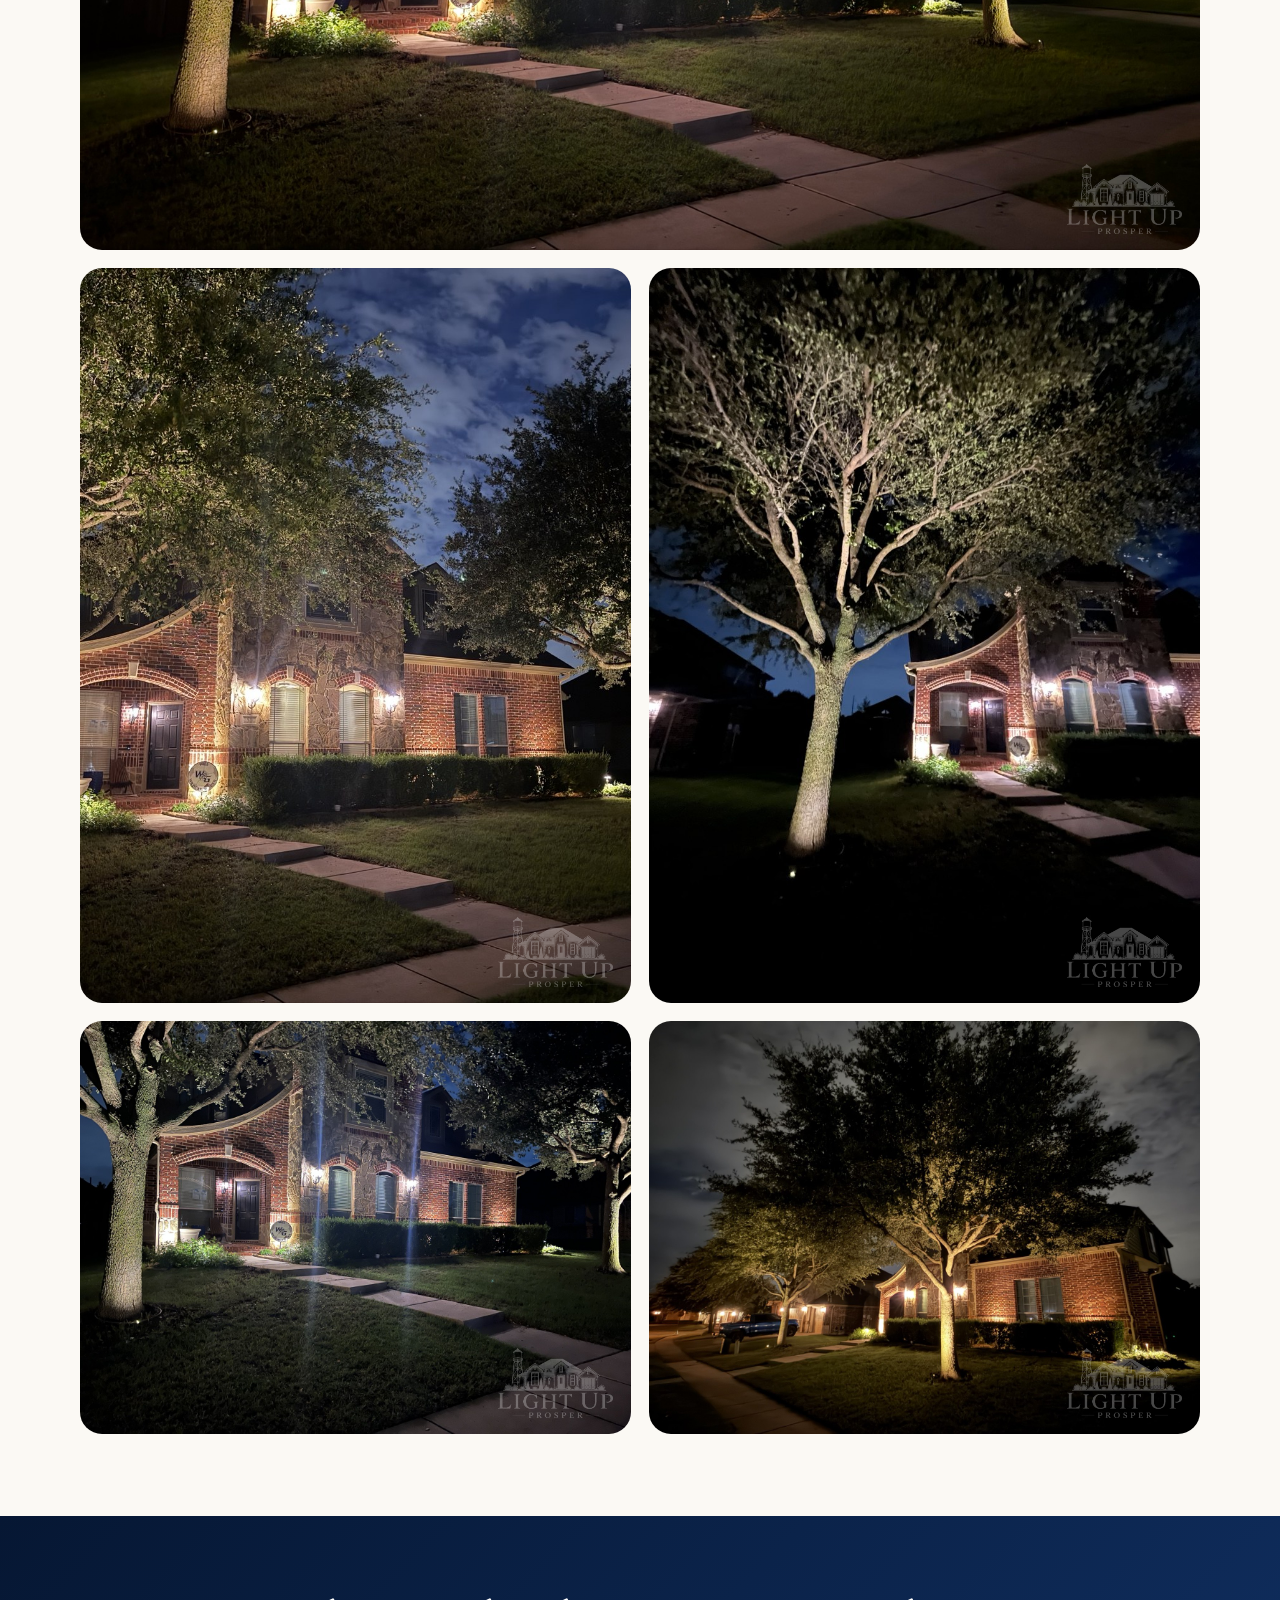
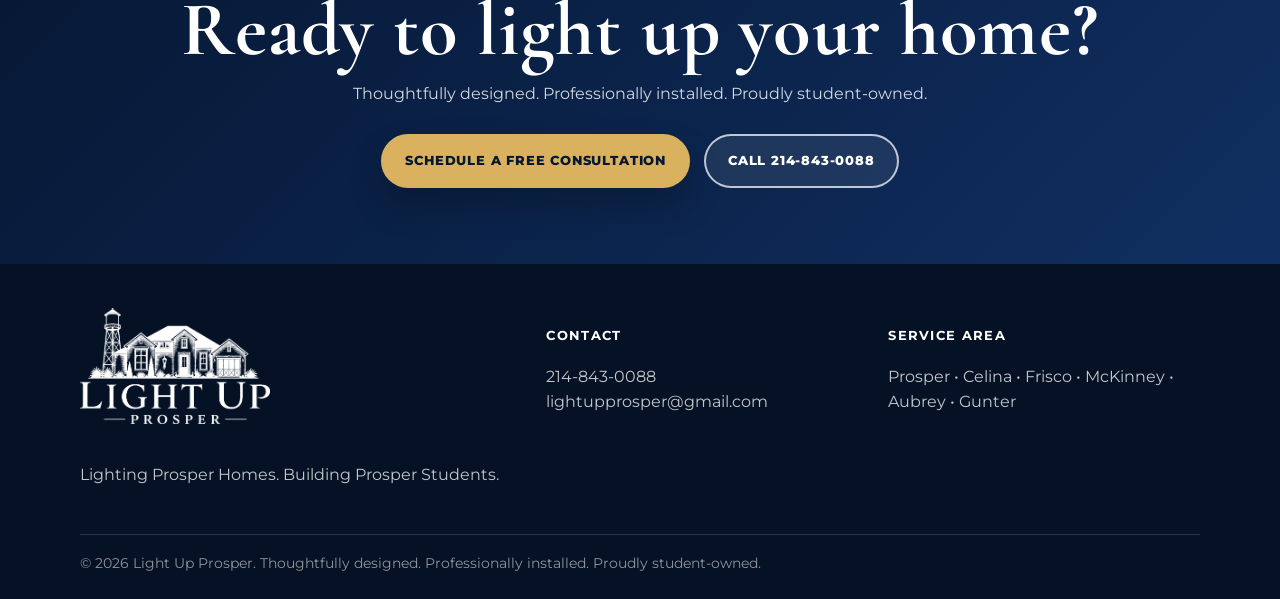
<file: story-002.html>
<!doctype html><html lang="en"><head><meta charset="utf-8"><meta name="viewport" content="width=device-width, initial-scale=1"><title>Our Home. Our Test Lab. | Light Up Prosper</title><meta name="description" content="Before asking customers to trust us with their homes, we tested, adjusted, and refined our process on our own."><link rel="stylesheet" href="/style.css?v=1.4.7"></head><body><div class="topbar"><div class="container"><span>Call or text <a href="tel:2148430088">214-843-0088</a></span><span>Free consultations in Prosper and nearby communities</span></div></div>
<header class="site-header"><div class="container nav"><a class="brand" href="/"><img src="logo-dark.png" alt="Light Up Prosper logo"><span>Light Up Prosper</span></a><button class="nav-toggle" aria-label="Open navigation">Menu</button><nav class="links"><a href="/">Home</a><a href="gallery.html">Featured Projects</a><a href="services.html">Services</a><a href="about.html">About</a><a href="contact.html">Contact</a><a class="btn btn-primary nav-estimate" href="contact.html">Free Consultation</a></nav></div></header><main><section class="story-hero"><div class="container"><div class="project-kicker">Lighting Story 002</div><h1>Our Home. Our Test Lab.</h1><p>Before asking customers to trust us with their homes, we tested, adjusted, and refined our process on our own.</p></div></section><section class="section"><div class="container"><a class="back-link" href="gallery.html">← Back to Featured Projects</a><div class="story-layout"><article class="story-copy"><h2>The Story</h2><p>Our home became a place to learn what looks good on paper and what actually works after sunset.</p><p>We experimented with fixture placement, beam spread, brightness, tree lighting, entry lighting, and the final nighttime aiming process. Some lights moved more than once before the design felt balanced.</p><p>That willingness to test and refine still guides every project we complete today.</p><p><strong>Every lighting plan is carefully designed before installation.</strong></p></article><aside class="story-aside"><h3>Project Highlights</h3><ul><li>Warm front-elevation lighting</li><li>Mature oak uplighting</li><li>Entry and walkway visibility</li><li>Nighttime aiming and adjustments</li></ul></aside></div><div class="story-gallery"><figure class="watermarked"><img src="project-home.jpg" alt="Our Home. Our Test Lab. project photo"></figure><figure class="watermarked"><img src="hero-home.jpg" alt="Our Home. Our Test Lab. project photo"></figure><figure class="watermarked"><img src="story2-tree.jpg" alt="Our Home. Our Test Lab. project photo"></figure><figure class="watermarked"><img src="story2-entry.jpg" alt="Our Home. Our Test Lab. project photo"></figure><figure class="watermarked"><img src="story2-side.jpg" alt="Our Home. Our Test Lab. project photo"></figure></div></div></section></main><section class="cta"><div class="container"><h2>Ready to light up your home?</h2><p>Thoughtfully designed. Professionally installed. Proudly student-owned.</p><div class="hero-actions" style="justify-content:center"><a class="btn btn-gold" href="contact.html">Schedule a Free Consultation</a><a class="btn btn-ghost" href="tel:2148430088">Call 214-843-0088</a></div></div></section>
<footer class="site-footer"><div class="container"><div class="footer-grid"><div><span class="footer-logo-card"><img src="logo-white.png" alt="Light Up Prosper"></span><p>Lighting Prosper Homes. Building Prosper Students.</p></div><div><h4>Contact</h4><p><a href="tel:2148430088">214-843-0088</a><br><a href="mailto:lightupprosper@gmail.com">lightupprosper@gmail.com</a></p></div><div><h4>Service Area</h4><p>Prosper • Celina • Frisco • McKinney • Aubrey • Gunter</p></div></div><div class="footer-bottom">© 2026 Light Up Prosper. Thoughtfully designed. Professionally installed. Proudly student-owned.</div></div></footer><div class="mobile-cta"><a href="tel:2148430088">Call</a><a href="sms:2148430088">Text</a><a href="contact.html">Consult</a></div><script src="/script.js?v=1.4.7"></script></body></html>
</file>
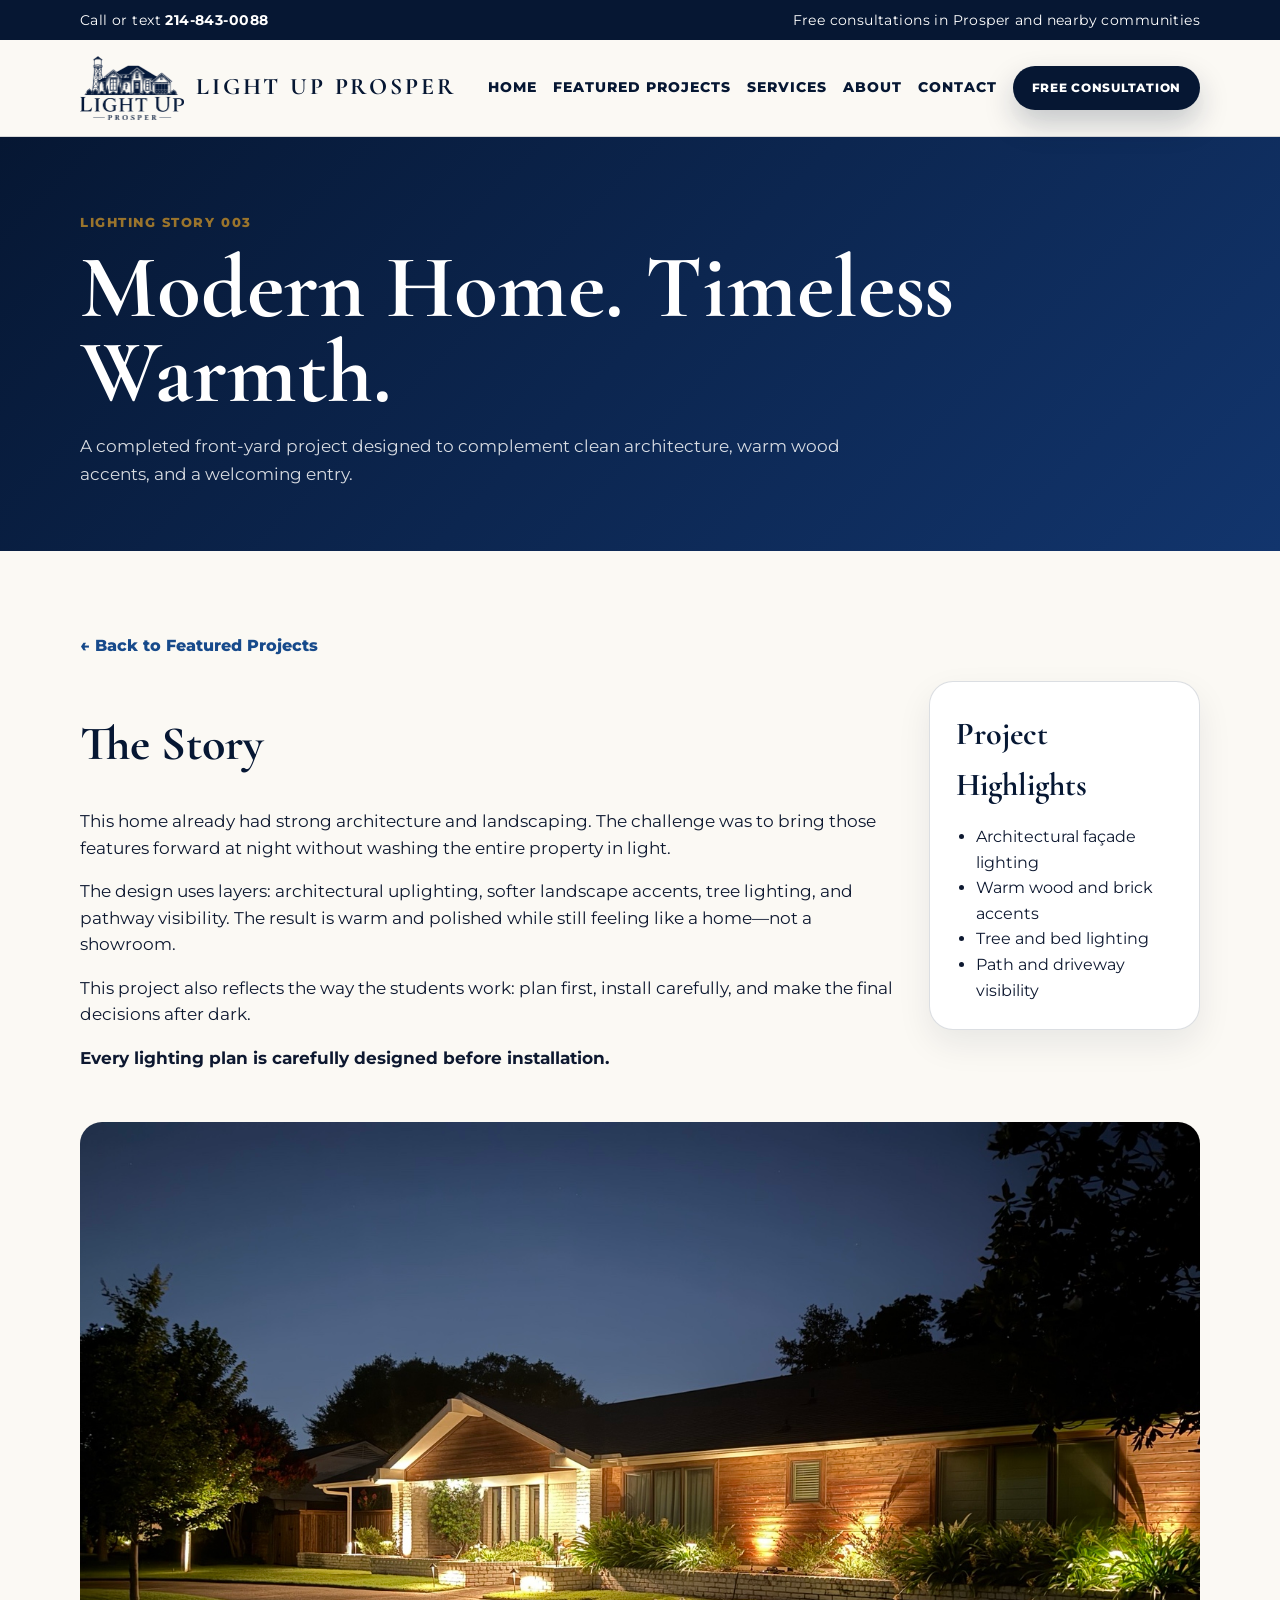
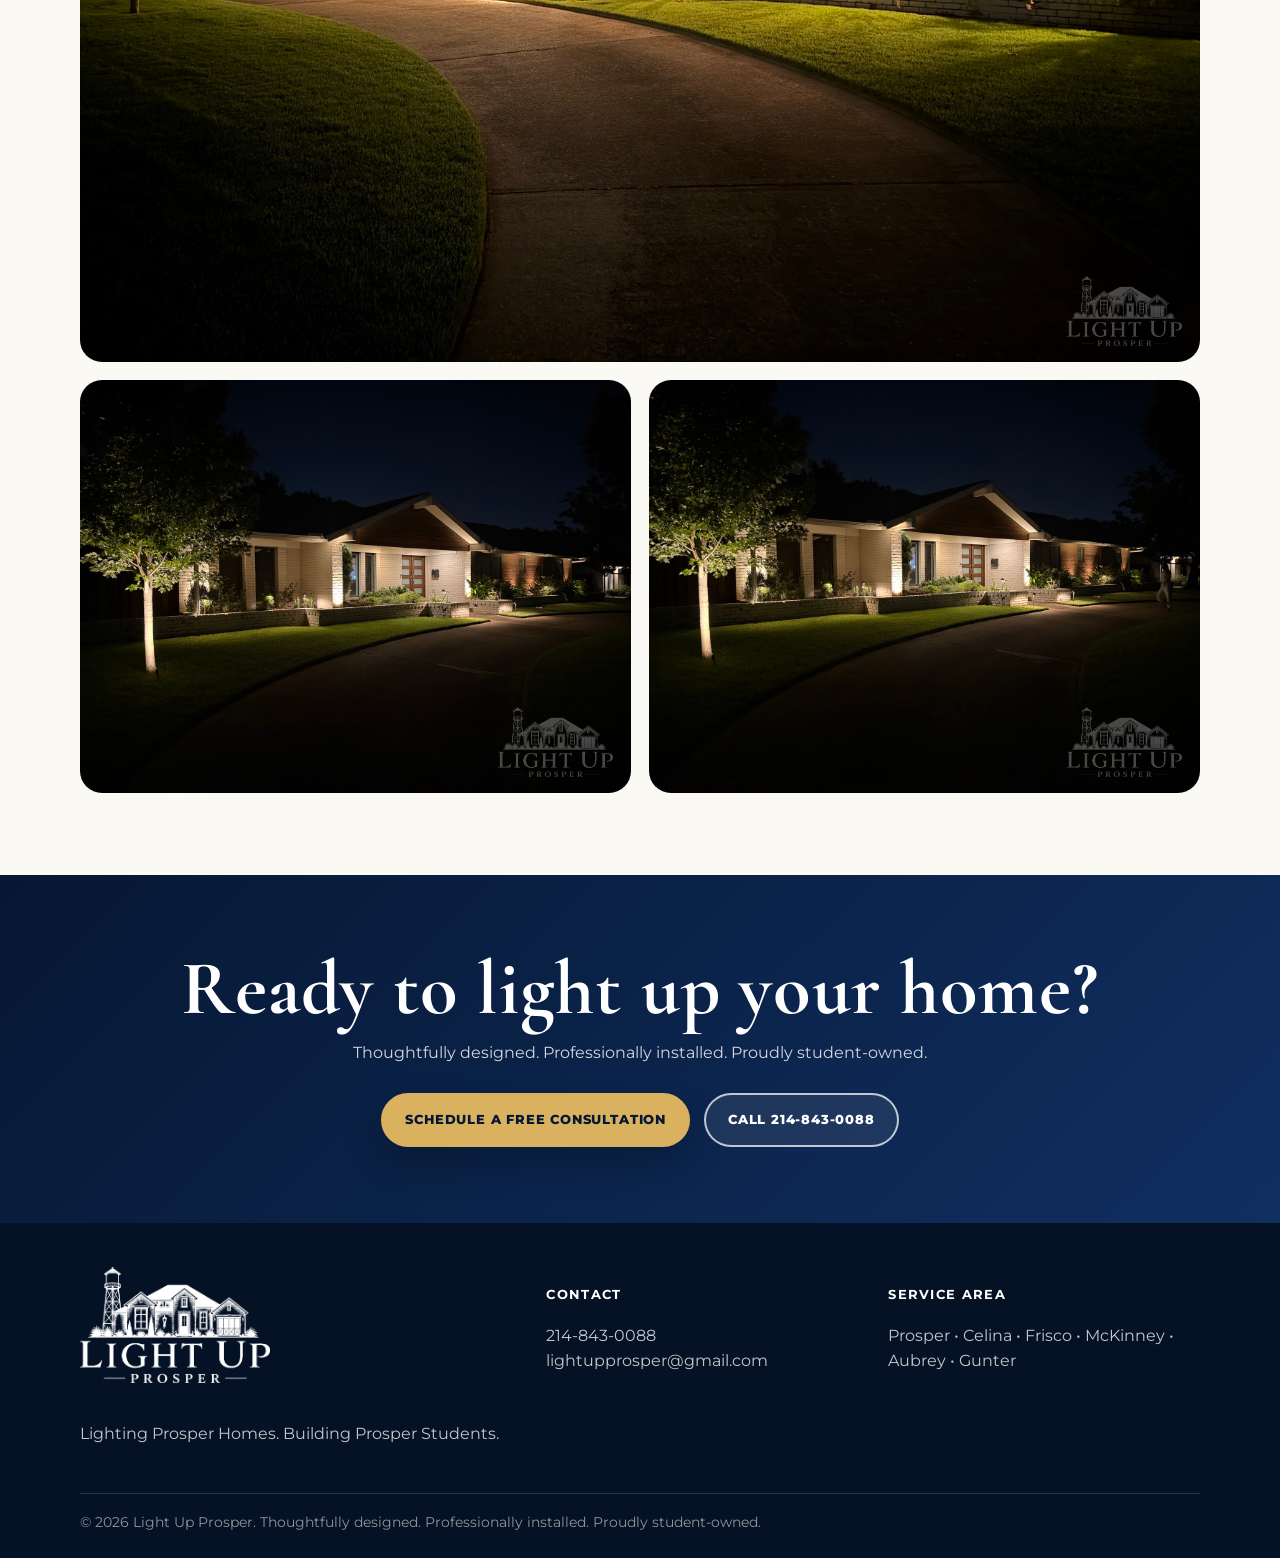
<file: story-003.html>
<!doctype html><html lang="en"><head><meta charset="utf-8"><meta name="viewport" content="width=device-width, initial-scale=1"><title>Modern Home. Timeless Warmth. | Light Up Prosper</title><meta name="description" content="A completed front-yard project designed to complement clean architecture, warm wood accents, and a welcoming entry."><link rel="stylesheet" href="/style.css?v=1.4.7"></head><body><div class="topbar"><div class="container"><span>Call or text <a href="tel:2148430088">214-843-0088</a></span><span>Free consultations in Prosper and nearby communities</span></div></div>
<header class="site-header"><div class="container nav"><a class="brand" href="/"><img src="logo-dark.png" alt="Light Up Prosper logo"><span>Light Up Prosper</span></a><button class="nav-toggle" aria-label="Open navigation">Menu</button><nav class="links"><a href="/">Home</a><a href="gallery.html">Featured Projects</a><a href="services.html">Services</a><a href="about.html">About</a><a href="contact.html">Contact</a><a class="btn btn-primary nav-estimate" href="contact.html">Free Consultation</a></nav></div></header><main><section class="story-hero"><div class="container"><div class="project-kicker">Lighting Story 003</div><h1>Modern Home. Timeless Warmth.</h1><p>A completed front-yard project designed to complement clean architecture, warm wood accents, and a welcoming entry.</p></div></section><section class="section"><div class="container"><a class="back-link" href="gallery.html">← Back to Featured Projects</a><div class="story-layout"><article class="story-copy"><h2>The Story</h2><p>This home already had strong architecture and landscaping. The challenge was to bring those features forward at night without washing the entire property in light.</p><p>The design uses layers: architectural uplighting, softer landscape accents, tree lighting, and pathway visibility. The result is warm and polished while still feeling like a home—not a showroom.</p><p>This project also reflects the way the students work: plan first, install carefully, and make the final decisions after dark.</p><p><strong>Every lighting plan is carefully designed before installation.</strong></p></article><aside class="story-aside"><h3>Project Highlights</h3><ul><li>Architectural façade lighting</li><li>Warm wood and brick accents</li><li>Tree and bed lighting</li><li>Path and driveway visibility</li></ul></aside></div><div class="story-gallery"><figure class="watermarked"><img src="project-modern.jpg" alt="Modern Home. Timeless Warmth. project photo"></figure><figure class="watermarked"><img src="modern-front.jpg" alt="Modern Home. Timeless Warmth. project photo"></figure><figure class="watermarked"><img src="modern-detail.jpg" alt="Modern Home. Timeless Warmth. project photo"></figure></div></div></section></main><section class="cta"><div class="container"><h2>Ready to light up your home?</h2><p>Thoughtfully designed. Professionally installed. Proudly student-owned.</p><div class="hero-actions" style="justify-content:center"><a class="btn btn-gold" href="contact.html">Schedule a Free Consultation</a><a class="btn btn-ghost" href="tel:2148430088">Call 214-843-0088</a></div></div></section>
<footer class="site-footer"><div class="container"><div class="footer-grid"><div><span class="footer-logo-card"><img src="logo-white.png" alt="Light Up Prosper"></span><p>Lighting Prosper Homes. Building Prosper Students.</p></div><div><h4>Contact</h4><p><a href="tel:2148430088">214-843-0088</a><br><a href="mailto:lightupprosper@gmail.com">lightupprosper@gmail.com</a></p></div><div><h4>Service Area</h4><p>Prosper • Celina • Frisco • McKinney • Aubrey • Gunter</p></div></div><div class="footer-bottom">© 2026 Light Up Prosper. Thoughtfully designed. Professionally installed. Proudly student-owned.</div></div></footer><div class="mobile-cta"><a href="tel:2148430088">Call</a><a href="sms:2148430088">Text</a><a href="contact.html">Consult</a></div><script src="/script.js?v=1.4.7"></script></body></html>
</file>
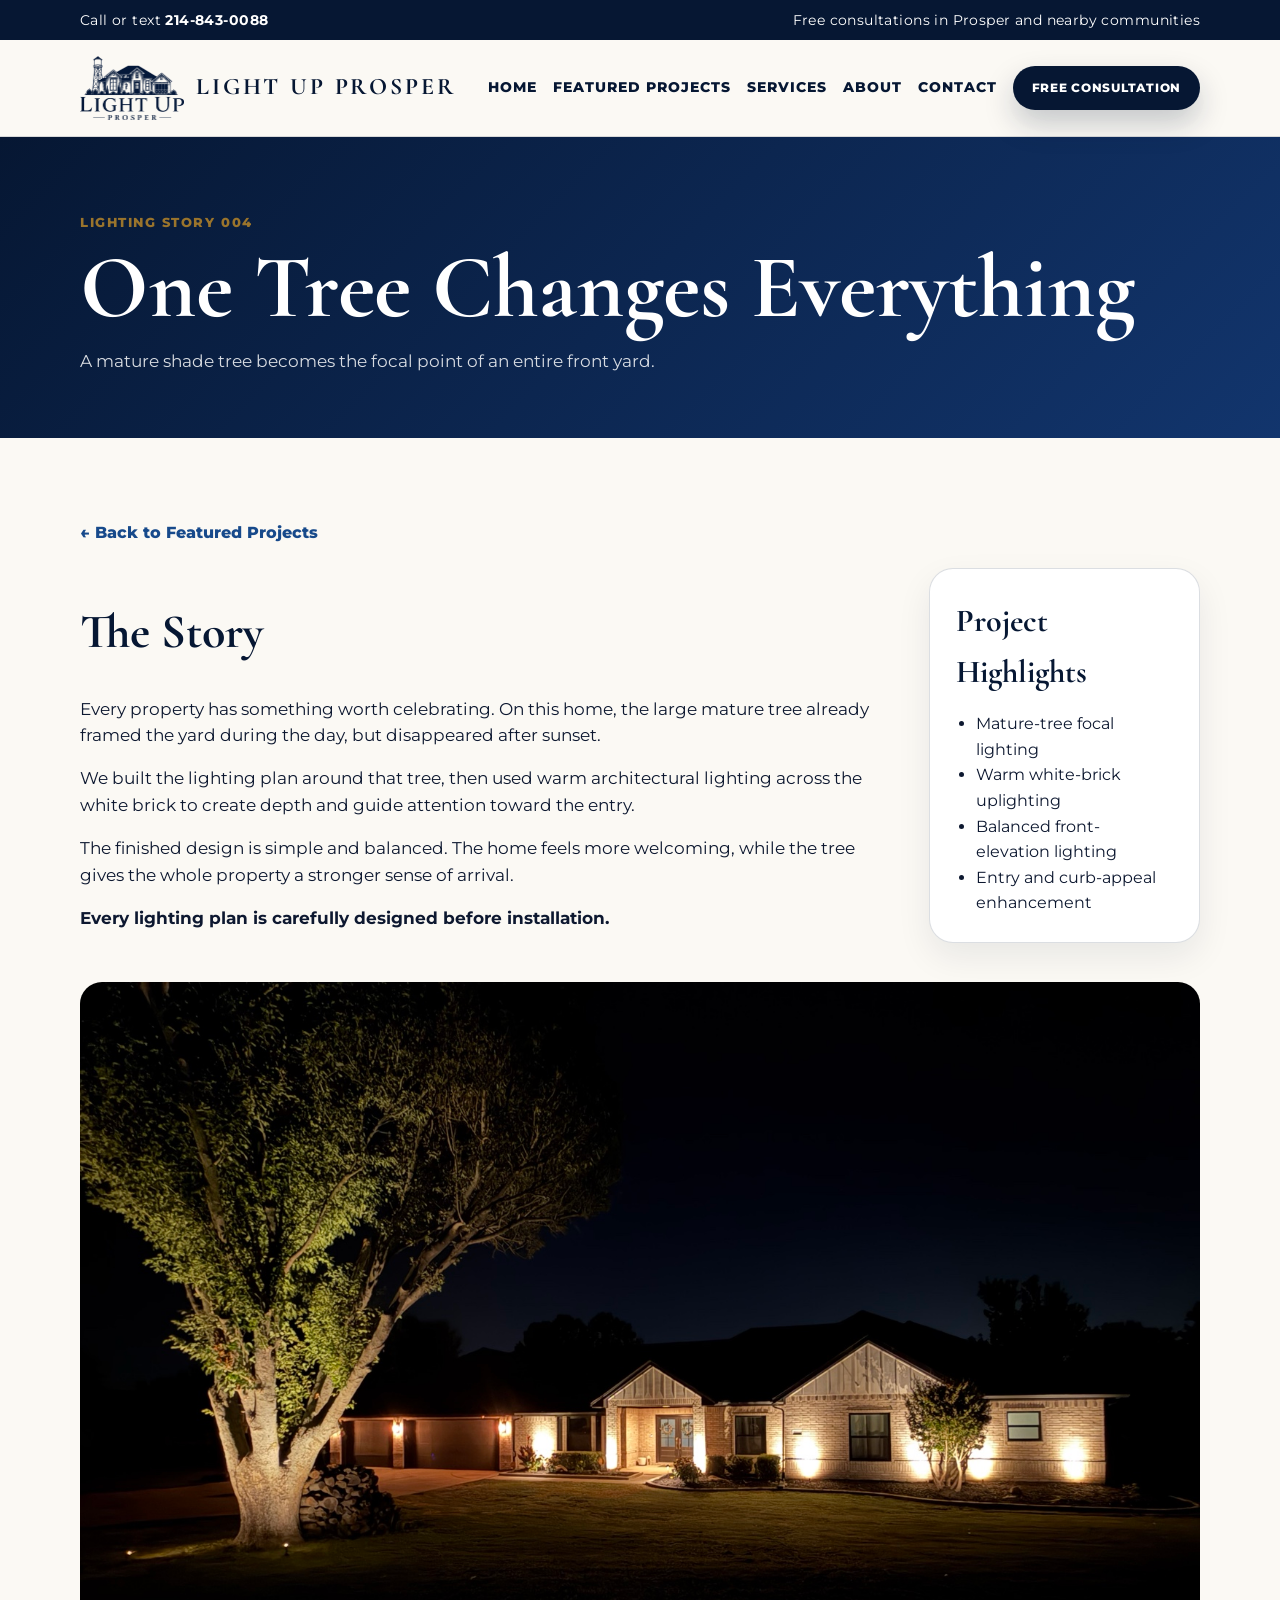
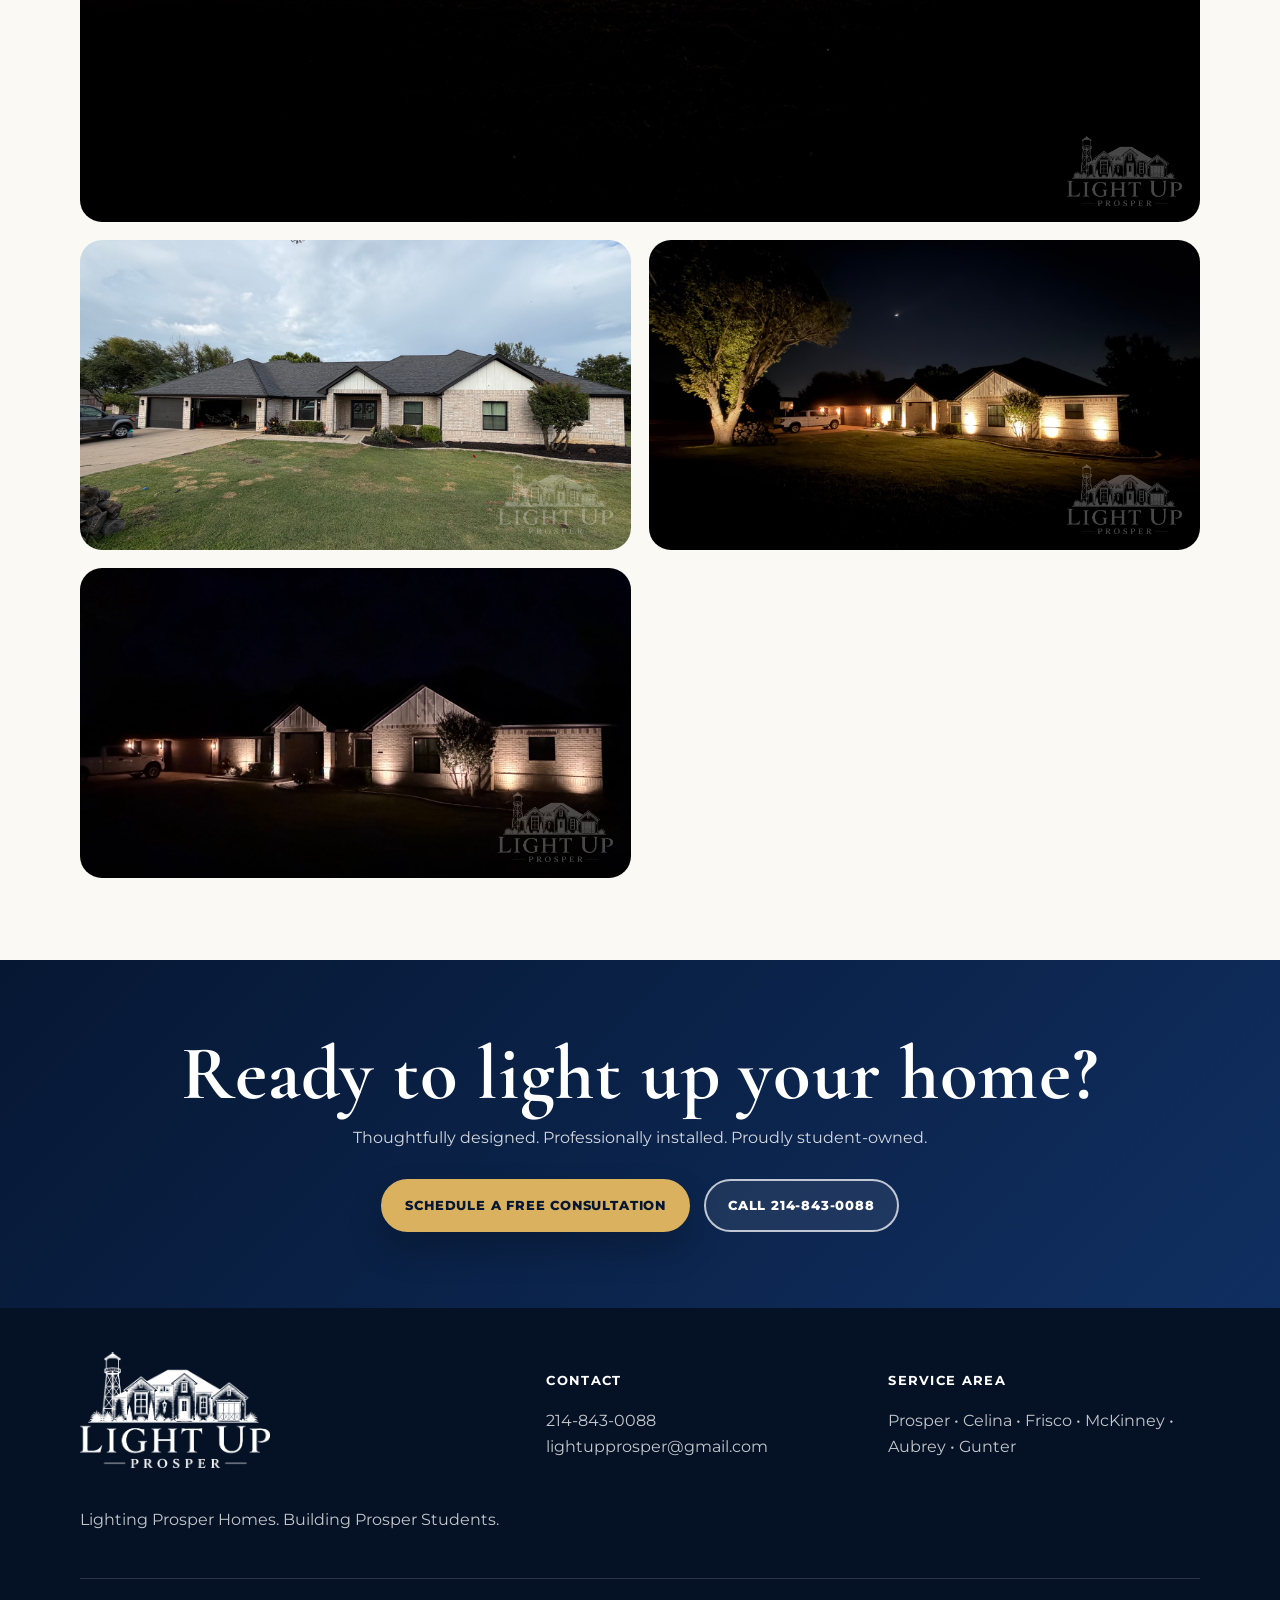
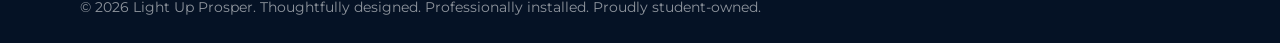
<file: story-004.html>
<!doctype html><html lang="en"><head><meta charset="utf-8"><meta name="viewport" content="width=device-width, initial-scale=1"><title>One Tree Changes Everything | Light Up Prosper</title><meta name="description" content="A mature shade tree becomes the focal point of an entire front yard."><link rel="stylesheet" href="/style.css?v=1.4.7"></head><body><div class="topbar"><div class="container"><span>Call or text <a href="tel:2148430088">214-843-0088</a></span><span>Free consultations in Prosper and nearby communities</span></div></div>
<header class="site-header"><div class="container nav"><a class="brand" href="/"><img src="logo-dark.png" alt="Light Up Prosper logo"><span>Light Up Prosper</span></a><button class="nav-toggle" aria-label="Open navigation">Menu</button><nav class="links"><a href="/">Home</a><a href="gallery.html">Featured Projects</a><a href="services.html">Services</a><a href="about.html">About</a><a href="contact.html">Contact</a><a class="btn btn-primary nav-estimate" href="contact.html">Free Consultation</a></nav></div></header><main><section class="story-hero"><div class="container"><div class="project-kicker">Lighting Story 004</div><h1>One Tree Changes Everything</h1><p>A mature shade tree becomes the focal point of an entire front yard.</p></div></section><section class="section"><div class="container"><a class="back-link" href="gallery.html">← Back to Featured Projects</a><div class="story-layout"><article class="story-copy"><h2>The Story</h2><p>Every property has something worth celebrating. On this home, the large mature tree already framed the yard during the day, but disappeared after sunset.</p><p>We built the lighting plan around that tree, then used warm architectural lighting across the white brick to create depth and guide attention toward the entry.</p><p>The finished design is simple and balanced. The home feels more welcoming, while the tree gives the whole property a stronger sense of arrival.</p><p><strong>Every lighting plan is carefully designed before installation.</strong></p></article><aside class="story-aside"><h3>Project Highlights</h3><ul><li>Mature-tree focal lighting</li><li>Warm white-brick uplighting</li><li>Balanced front-elevation lighting</li><li>Entry and curb-appeal enhancement</li></ul></aside></div><div class="story-gallery"><figure class="watermarked"><img src="story4-cover.jpg" alt="One Tree Changes Everything project photo"></figure><figure class="watermarked"><img src="story4-before.jpg" alt="One Tree Changes Everything project photo"></figure><figure class="watermarked"><img src="story4-wide.jpg" alt="One Tree Changes Everything project photo"></figure><figure class="watermarked"><img src="story4-detail.jpg" alt="One Tree Changes Everything project photo"></figure></div></div></section></main><section class="cta"><div class="container"><h2>Ready to light up your home?</h2><p>Thoughtfully designed. Professionally installed. Proudly student-owned.</p><div class="hero-actions" style="justify-content:center"><a class="btn btn-gold" href="contact.html">Schedule a Free Consultation</a><a class="btn btn-ghost" href="tel:2148430088">Call 214-843-0088</a></div></div></section>
<footer class="site-footer"><div class="container"><div class="footer-grid"><div><span class="footer-logo-card"><img src="logo-white.png" alt="Light Up Prosper"></span><p>Lighting Prosper Homes. Building Prosper Students.</p></div><div><h4>Contact</h4><p><a href="tel:2148430088">214-843-0088</a><br><a href="mailto:lightupprosper@gmail.com">lightupprosper@gmail.com</a></p></div><div><h4>Service Area</h4><p>Prosper • Celina • Frisco • McKinney • Aubrey • Gunter</p></div></div><div class="footer-bottom">© 2026 Light Up Prosper. Thoughtfully designed. Professionally installed. Proudly student-owned.</div></div></footer><div class="mobile-cta"><a href="tel:2148430088">Call</a><a href="sms:2148430088">Text</a><a href="contact.html">Consult</a></div><script src="/script.js?v=1.4.7"></script></body></html>
</file>
<file: style.css>
@import url('https://fonts.googleapis.com/css2?family=Cormorant+Garamond:wght@600;700&family=Montserrat:wght@400;500;600;700;800&display=swap');
:root{--navy:#061733;--navy-2:#0b2348;--blue:#174a8b;--gold:#d9b15f;--warm:#f6efe4;--paper:#fbf9f4;--ink:#0d1830;--muted:#5c6575;--line:rgba(6,23,51,.14);--shadow:0 24px 60px rgba(6,23,51,.18)}
*{box-sizing:border-box}html{scroll-behavior:smooth}body{margin:0;color:var(--ink);background:var(--paper);font-family:Montserrat,Arial,sans-serif;line-height:1.6}a{color:inherit;text-decoration:none}img{max-width:100%;display:block}.container{width:min(1120px,92vw);margin:auto}.topbar{background:var(--navy);color:white;font-size:.86rem;letter-spacing:.03em}.topbar .container{display:flex;justify-content:space-between;gap:20px;padding:9px 0;align-items:center}.topbar a{font-weight:700;color:white}.site-header{position:sticky;top:0;z-index:50;background:rgba(251,249,244,.94);backdrop-filter:blur(12px);border-bottom:1px solid var(--line)}.nav{display:flex;align-items:center;justify-content:space-between;gap:24px;padding:16px 0}.brand{display:flex;align-items:center;gap:16px}.brand img{width:138px;height:auto}.brand span{font-family:'Cormorant Garamond',Georgia,serif;font-size:1.65rem;font-weight:700;letter-spacing:.12em;color:var(--navy);text-transform:uppercase}.links{display:flex;align-items:center;gap:20px;font-size:.88rem;font-weight:800;text-transform:uppercase;letter-spacing:.07em}.links a{color:var(--navy)}.links a:hover{color:var(--blue)}.nav-toggle{display:none;background:var(--navy);color:white;border:0;border-radius:999px;padding:10px 14px;font-weight:800}.btn{display:inline-flex;align-items:center;justify-content:center;gap:8px;border-radius:999px;padding:14px 22px;font-weight:800;text-transform:uppercase;letter-spacing:.06em;font-size:.84rem;border:2px solid transparent;transition:.2s ease}.btn-primary{background:var(--navy);color:white;box-shadow:0 10px 24px rgba(6,23,51,.22)}.btn-primary:hover{transform:translateY(-2px);background:var(--blue)}.nav-estimate{min-width:162px;color:#fff!important;background:var(--navy)!important;box-shadow:0 14px 30px rgba(6,23,51,.22);white-space:nowrap}.btn-gold{background:var(--gold);color:var(--navy);border-color:var(--gold);box-shadow:0 18px 34px rgba(0,0,0,.22)}.btn-gold:hover{background:#f0c978;transform:translateY(-2px)}.btn-ghost{border-color:rgba(255,255,255,.72);color:white;background:rgba(255,255,255,.08)}.btn-ghost:hover{background:white;color:var(--navy)}
/* Homepage hero */
.hero-art{position:relative;min-height:calc(100vh - 118px);display:flex;align-items:center;overflow:hidden;background:#061733;color:white;text-align:center}.hero-bg{position:absolute;inset:0;background-image:url('hero-home.jpg');background-size:cover;background-position:center;filter:saturate(1.08) contrast(1.04);transform:scale(1.02)}.hero-shade{position:absolute;inset:0;background:radial-gradient(circle at 50% 22%,rgba(217,177,95,.18),transparent 28%),linear-gradient(90deg,rgba(6,23,51,.90),rgba(6,23,51,.68),rgba(6,23,51,.80)),linear-gradient(0deg,rgba(0,0,0,.55),rgba(0,0,0,.08) 48%,rgba(0,0,0,.45))}.hero-art-content{position:relative;z-index:1;padding:64px 0 84px}.hero-logo{width:min(560px,84vw);margin:0 auto 20px;filter:drop-shadow(0 22px 38px rgba(0,0,0,.35))}.eyebrow{color:var(--gold);font-weight:800;letter-spacing:.15em;text-transform:uppercase;font-size:.82rem}.eyebrow.dark{color:#9a742c}.hero-art h1,.section-title h2,.art-section h2,.team-copy h2,.cta h2,.page-hero h1{font-family:'Cormorant Garamond',Georgia,serif;line-height:.95;letter-spacing:.01em}.hero-art h1{font-size:clamp(3.1rem,7vw,7rem);margin:16px auto 22px;max-width:1080px}.hero-art h1 span{color:var(--warm)}.hero-copy{font-size:1.18rem;max-width:800px;margin:0 auto;color:rgba(255,255,255,.9)}.hero-actions{display:flex;flex-wrap:wrap;gap:14px;margin-top:28px}.hero-actions-centered{justify-content:center}.trust-row{display:grid;grid-template-columns:repeat(4,1fr);gap:1px;background:var(--line);border-top:1px solid var(--line);border-bottom:1px solid var(--line)}.trust-row div{background:white;padding:24px;text-align:center;font-weight:800;color:var(--navy);text-transform:uppercase;letter-spacing:.06em;font-size:.82rem}.section{padding:82px 0}.split{display:grid;grid-template-columns:1fr 1fr;gap:40px;align-items:center}.art-section h2,.team-copy h2{font-size:clamp(2.7rem,5.5vw,5rem);margin:10px 0 18px;color:var(--navy)}.lead{font-size:1.15rem;color:var(--muted);max-width:640px}.art-card{background:white;border:1px solid var(--line);border-radius:30px;padding:38px;box-shadow:var(--shadow);font-size:1.05rem}.art-card p{margin-top:0}.feature-project{background:white}.section-title{display:flex;justify-content:space-between;gap:30px;align-items:end;margin-bottom:34px}.section-title.centered{display:block;text-align:center;max-width:860px;margin:0 auto 36px}.section-title h2{font-size:clamp(2.4rem,5vw,4.4rem);margin:0;color:var(--navy)}.section-title p{max-width:560px;color:var(--muted);margin:0}.section-title.centered p{margin:12px auto 0}.project-grid{display:grid;grid-template-columns:1.25fr .75fr;gap:18px}.project-photo{margin:0;border-radius:28px;overflow:hidden;position:relative;min-height:280px;background:var(--navy);box-shadow:0 18px 50px rgba(6,23,51,.18)}.project-photo.large{grid-row:span 2;min-height:620px}.project-photo img{width:100%;height:100%;object-fit:cover}.project-photo figcaption{position:absolute;left:18px;bottom:18px;background:rgba(6,23,51,.82);color:white;border:1px solid rgba(255,255,255,.18);border-radius:999px;padding:9px 14px;font-size:.8rem;font-weight:800;text-transform:uppercase;letter-spacing:.06em}.cards{display:grid;grid-template-columns:repeat(3,1fr);gap:24px}.card{background:white;border:1px solid var(--line);border-radius:24px;padding:30px;box-shadow:0 14px 34px rgba(6,23,51,.08)}.icon{width:52px;height:52px;border-radius:50%;background:var(--navy);color:white;display:grid;place-items:center;font-size:1.45rem;margin-bottom:20px}.card h3{font-family:'Cormorant Garamond',Georgia,serif;color:var(--navy);font-size:2rem;line-height:1;margin:0 0 12px}.card p{color:var(--muted);margin:0}.team-section{background:linear-gradient(180deg,#fbf9f4,#f1eadf)}.team-copy p{color:var(--muted)}.team-photo{margin:0;border-radius:30px;overflow:hidden;box-shadow:var(--shadow);position:relative}.team-photo img{width:100%;height:100%;object-fit:cover}.team-photo figcaption{position:absolute;left:20px;bottom:20px;background:rgba(6,23,51,.82);color:white;border-radius:16px;padding:12px 14px;font-weight:800}.cta{background:linear-gradient(135deg,var(--navy),#102f61);color:white;text-align:center;padding:76px 0}.cta h2{font-size:clamp(2.6rem,6vw,5rem);line-height:1;margin:0 0 12px}.cta p{color:rgba(255,255,255,.82);margin:0 auto 26px;max-width:700px}.site-footer{background:#051225;color:white;padding:44px 0 24px}.footer-grid{display:grid;grid-template-columns:1.4fr 1fr 1fr;gap:30px}.footer-logo{width:190px;margin-bottom:16px}.site-footer p,.site-footer a{color:rgba(255,255,255,.76)}.site-footer h4{color:white;text-transform:uppercase;letter-spacing:.1em;font-size:.82rem}.footer-bottom{border-top:1px solid rgba(255,255,255,.15);margin-top:30px;padding-top:18px;color:rgba(255,255,255,.55);font-size:.85rem}.mobile-cta{position:fixed;left:0;right:0;bottom:0;z-index:60;display:none;background:white;border-top:1px solid var(--line);box-shadow:0 -12px 30px rgba(6,23,51,.15)}.mobile-cta a{flex:1;text-align:center;padding:13px 10px;font-weight:900;color:var(--navy)}.mobile-cta a:first-child{background:var(--navy);color:white}
/* keep interior pages readable if they use old classes */
.page-hero{background:linear-gradient(135deg,var(--navy),#12356d);color:white;padding:92px 0 66px}.page-hero h1{font-size:clamp(3rem,7vw,6rem);margin:12px 0}.page-hero p{max-width:760px;color:rgba(255,255,255,.85)}.panel{background:white;border:1px solid var(--line);border-radius:30px;padding:38px;box-shadow:var(--shadow)}.panel.dark{background:var(--navy);color:white}.panel.dark p{color:rgba(255,255,255,.78)}.panel h2{font-family:'Cormorant Garamond',Georgia,serif;font-size:3.2rem;line-height:1;margin:0 0 16px}.list{display:grid;gap:13px;margin:24px 0 0}.list div{display:flex;gap:12px;align-items:flex-start}.check{color:var(--gold);font-weight:900}.gallery-grid{display:grid;grid-template-columns:repeat(3,1fr);gap:18px}.photo-box{min-height:250px;border-radius:24px;background:linear-gradient(135deg,var(--navy),var(--blue));display:flex;align-items:end;padding:24px;color:white;box-shadow:0 14px 34px rgba(6,23,51,.18);position:relative;overflow:hidden}.photo-box span{position:relative;font-weight:800}.form{display:grid;gap:14px}.form input,.form textarea,.form select{width:100%;padding:14px 16px;border:1px solid var(--line);border-radius:14px;font:inherit;background:white}.form textarea{min-height:140px}
@media(max-width:900px){.brand img{width:110px}.brand span{font-size:1.1rem}.nav-toggle{display:block}.links{position:absolute;left:0;right:0;top:100%;background:var(--paper);border-bottom:1px solid var(--line);display:none;flex-direction:column;align-items:flex-start;padding:18px 4vw}.links.open{display:flex}.hero-art{min-height:auto}.hero-art-content{padding:46px 0 62px}.hero-logo{width:min(480px,86vw)}.split,.project-grid{grid-template-columns:1fr}.project-photo.large{min-height:360px}.trust-row{grid-template-columns:repeat(2,1fr)}.cards,.gallery-grid,.footer-grid{grid-template-columns:1fr}.section-title{display:block}.section{padding:58px 0}.mobile-cta{display:flex}body{padding-bottom:54px}.hero-art h1{font-size:clamp(2.9rem,11vw,4.6rem)}}
@media(max-width:520px){.topbar .container{display:block;text-align:center}.brand img{width:88px}.brand span{display:none}.trust-row{grid-template-columns:1fr}.hero-actions .btn{width:100%}.hero-art h1{font-size:2.9rem}.art-card{padding:26px}.project-photo,.project-photo.large{min-height:270px}.hero-shade{background:linear-gradient(90deg,rgba(6,23,51,.92),rgba(6,23,51,.74)),linear-gradient(0deg,rgba(0,0,0,.55),rgba(0,0,0,.15))}}

/* Version 1.4: clickable featured projects and story pages */
.hero-tagline{font-size:clamp(1.45rem,3vw,2.25rem);font-family:'Cormorant Garamond',Georgia,serif;font-weight:700;margin:8px auto 16px;color:#fff;letter-spacing:.02em}.hero-logo{max-height:360px;object-fit:contain}.project-card-link{display:block;height:100%}.featured-cards{display:grid;grid-template-columns:repeat(2,1fr);gap:24px}.featured-card{background:white;border:1px solid var(--line);border-radius:26px;overflow:hidden;box-shadow:0 14px 34px rgba(6,23,51,.1);transition:transform .2s ease,box-shadow .2s ease}.featured-card:hover{transform:translateY(-4px);box-shadow:0 22px 50px rgba(6,23,51,.17)}.featured-card img{width:100%;height:290px;object-fit:cover}.featured-card .content{padding:24px}.featured-card .label{color:#9a742c;text-transform:uppercase;font-weight:800;letter-spacing:.1em;font-size:.76rem}.featured-card h3{font-family:'Cormorant Garamond',Georgia,serif;font-size:2.2rem;line-height:1;margin:9px 0 12px;color:var(--navy)}.featured-card p{color:var(--muted);margin:0 0 15px}.text-link{font-weight:800;color:var(--blue)}.story-hero{padding:76px 0 46px;background:linear-gradient(135deg,var(--navy),#12356d);color:white}.story-hero h1{font-family:'Cormorant Garamond',Georgia,serif;font-size:clamp(3rem,7vw,6rem);line-height:.95;margin:12px 0}.story-hero p{max-width:760px;color:rgba(255,255,255,.84);font-size:1.08rem}.story-layout{display:grid;grid-template-columns:minmax(0,1.5fr) minmax(260px,.5fr);gap:36px;align-items:start}.story-copy{font-size:1.04rem}.story-copy h2{font-family:'Cormorant Garamond',Georgia,serif;font-size:3rem;line-height:1;color:var(--navy)}.story-aside{background:white;border:1px solid var(--line);border-radius:24px;padding:26px;position:sticky;top:130px;box-shadow:0 14px 34px rgba(6,23,51,.08)}.story-aside h3{font-family:'Cormorant Garamond',Georgia,serif;font-size:2rem;color:var(--navy);margin:0 0 14px}.story-aside ul{padding-left:20px;margin:0}.story-gallery{display:grid;grid-template-columns:repeat(2,1fr);gap:18px;margin-top:34px}.story-gallery figure{margin:0;border-radius:22px;overflow:hidden;position:relative;background:var(--navy);min-height:280px}.story-gallery img{width:100%;height:100%;object-fit:cover}.story-gallery figure:first-child{grid-column:1/-1;min-height:480px}.watermarked:after{content:'';position:absolute;right:16px;bottom:16px;width:120px;height:70px;background:url('logo-white.png') center/contain no-repeat;opacity:.28;pointer-events:none}.back-link{display:inline-block;margin-bottom:22px;font-weight:800;color:var(--blue)}.footer-logo-card{display:inline-block;background:white;border-radius:12px;padding:8px 12px;margin-bottom:15px}.footer-logo-card img{width:170px}.project-kicker{color:#9a742c;text-transform:uppercase;font-weight:800;letter-spacing:.12em;font-size:.8rem}
@media(max-width:900px){.featured-cards,.story-layout{grid-template-columns:1fr}.story-aside{position:static}.story-gallery figure:first-child{min-height:340px}}
@media(max-width:560px){.featured-card img{height:230px}.story-gallery{grid-template-columns:1fr}.story-gallery figure:first-child{grid-column:auto;min-height:270px}.story-gallery figure{min-height:240px}.watermarked:after{width:90px;height:50px}}

/* v1.4.3 stability hotfix: consistent hero logo and desktop navigation */
.hero-logo{
  width:min(500px,78vw);
  max-height:300px;
  object-fit:contain;
  margin:0 auto 18px;
  filter:drop-shadow(0 18px 34px rgba(0,0,0,.38));
  background:transparent!important;
}
.nav{gap:18px}
.brand{flex:0 0 auto;gap:12px}
.brand img{width:104px}
.brand span{font-size:1.48rem;line-height:1.05}
.links{flex:1 1 auto;justify-content:flex-end;gap:16px;min-width:0;white-space:nowrap}
.links>a:not(.nav-estimate){flex:0 0 auto}
.nav-estimate{
  flex:0 0 auto;
  min-width:168px;
  width:auto!important;
  height:auto!important;
  padding:13px 17px!important;
  font-size:.76rem!important;
  line-height:1.15!important;
  white-space:nowrap!important;
  overflow:visible!important;
  text-overflow:clip!important;
}
@media (max-width:1080px) and (min-width:901px){
  .brand img{width:88px}
  .brand span{font-size:1.25rem;letter-spacing:.1em}
  .links{gap:11px;font-size:.78rem;letter-spacing:.045em}
  .nav-estimate{min-width:150px;padding:12px 14px!important;font-size:.71rem!important}
}
@media(max-width:900px){
  .brand img{width:100px}
  .links{white-space:normal}
  .nav-estimate{min-width:0;width:100%!important}
  .hero-logo{width:min(430px,84vw);max-height:260px}
}

/* v1.4.4 homepage stability fix */
html,body{max-width:100%;overflow-x:hidden}
.hero-art{width:100%;overflow:hidden}
.hero-art-content{
  width:min(1080px,90vw);
  max-width:1080px;
  margin:0 auto;
  padding-left:0;
  padding-right:0;
  text-align:center;
}
.hero-logo{
  display:block;
  width:min(430px,62vw);
  max-width:430px;
  max-height:255px;
  margin:0 auto 18px;
  object-fit:contain;
}
.hero-art .eyebrow,
.hero-art h1,
.hero-art .hero-copy,
.hero-art .hero-tagline,
.hero-art .hero-actions{position:relative;left:auto;right:auto;max-width:100%;margin-left:auto;margin-right:auto}
.hero-art h1{
  width:100%;
  max-width:1000px;
  font-size:clamp(3.2rem,5.8vw,6.1rem);
  line-height:.93;
  overflow-wrap:normal;
  word-break:normal;
}
.hero-copy{max-width:780px!important}
.hero-actions-centered{justify-content:center!important}

@media(max-width:1100px) and (min-width:901px){
  .hero-art-content{width:min(930px,88vw)}
  .hero-logo{width:min(390px,48vw);max-height:230px}
  .hero-art h1{font-size:clamp(3.1rem,5.5vw,5rem);max-width:900px}
}
@media(max-width:900px){
  .hero-art-content{width:88vw;padding:42px 0 58px}
  .hero-logo{width:min(360px,72vw);max-height:220px}
  .hero-art h1{font-size:clamp(2.8rem,9vw,4.5rem);max-width:100%}
}
@media(max-width:520px){
  .hero-art-content{width:90vw}
  .hero-logo{width:min(310px,78vw);max-height:195px}
  .hero-art h1{font-size:clamp(2.55rem,12vw,3.4rem);line-height:.96}
}


/* v1.4.5 explicit logo roles */
.footer-logo-card{display:inline-block;background:transparent!important;border-radius:0!important;padding:0!important;margin-bottom:15px}
.footer-logo-card img{width:190px;height:auto;filter:none}
.site-header .brand img{object-fit:contain}
.hero-logo{background:transparent!important}
</file>
